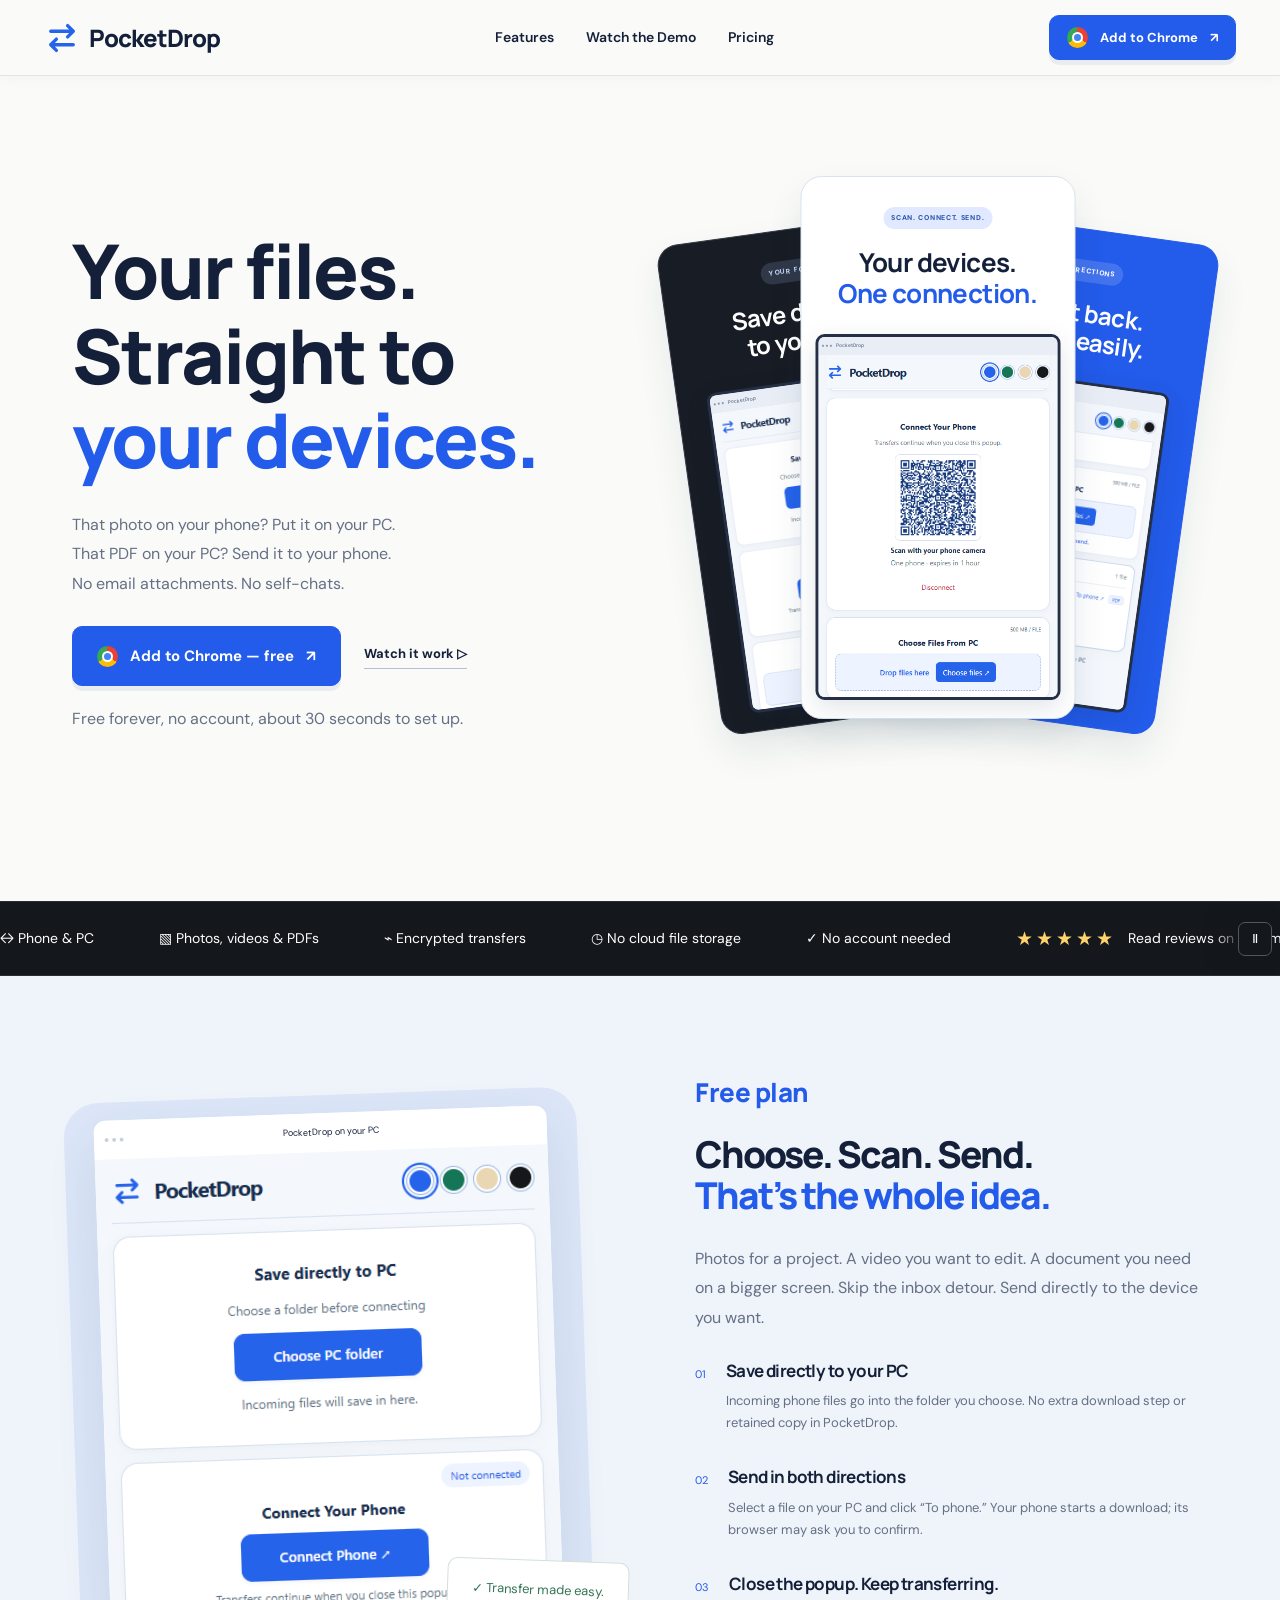
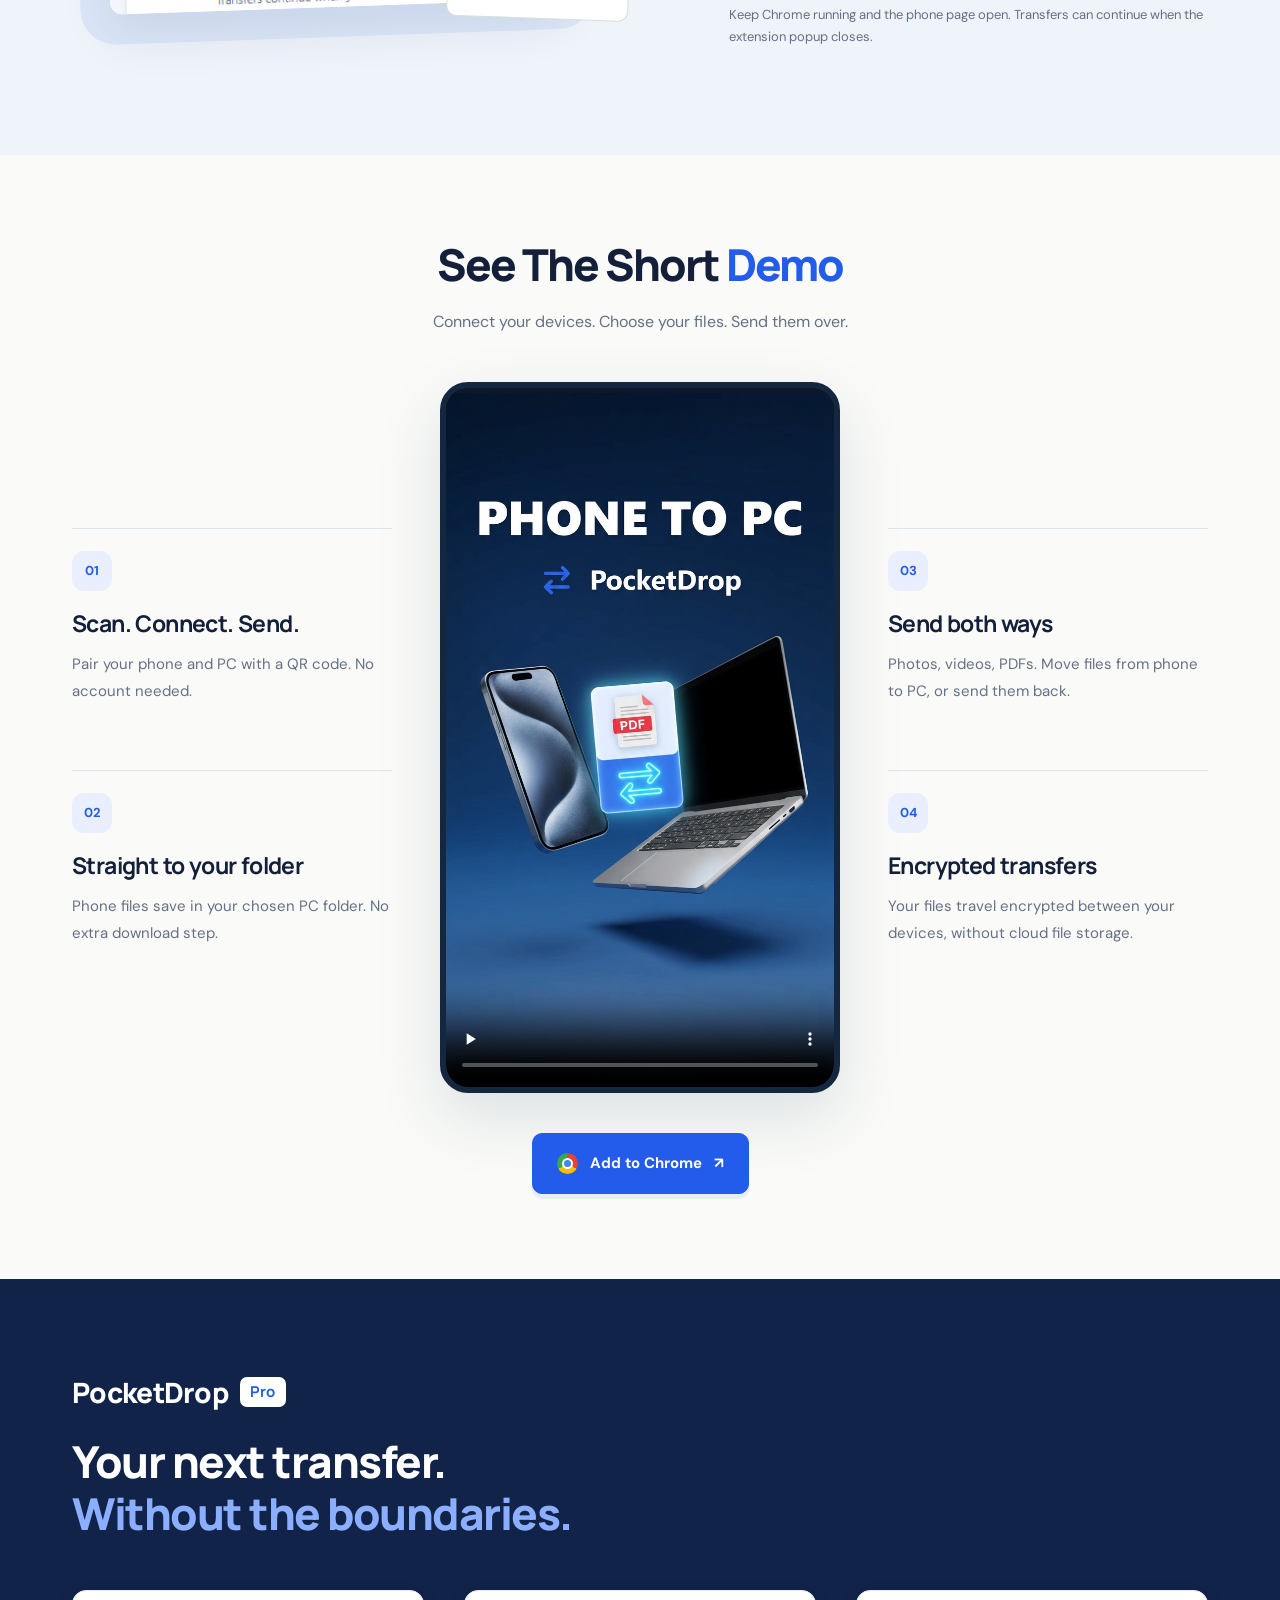
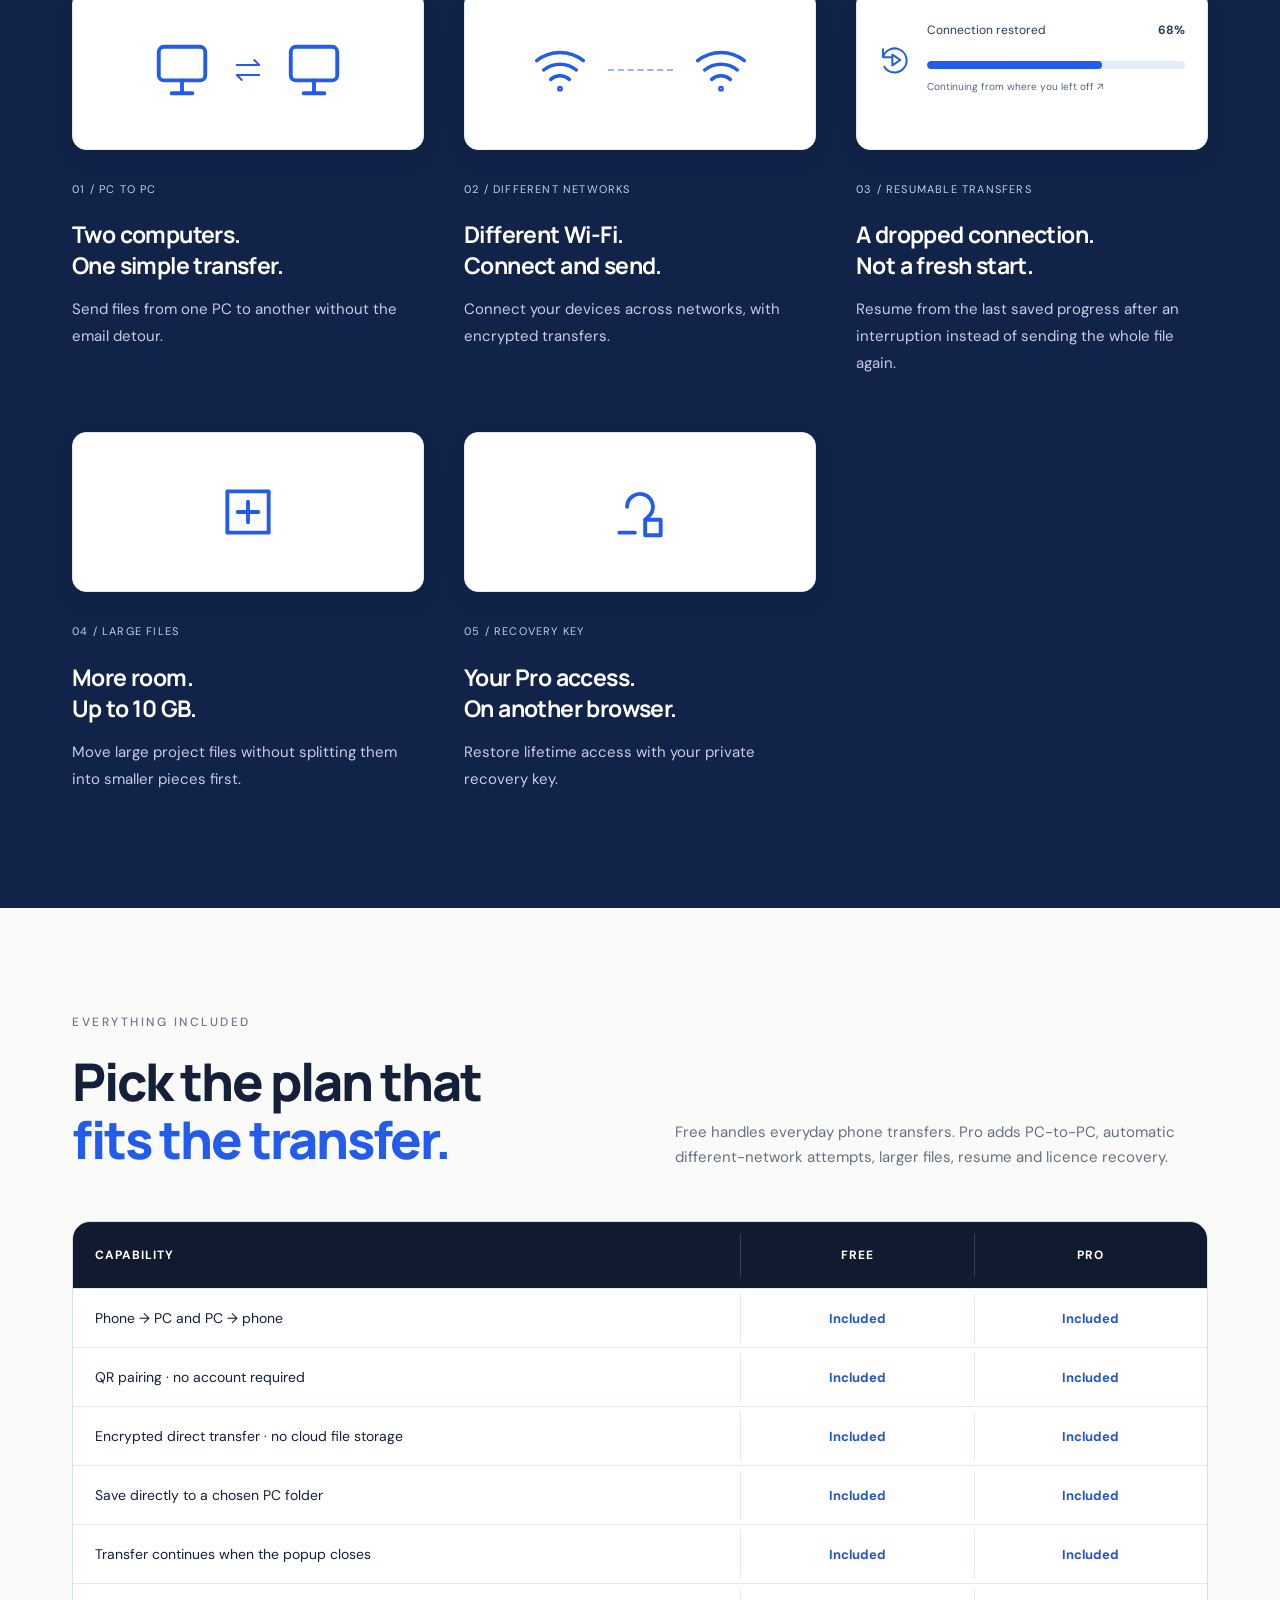
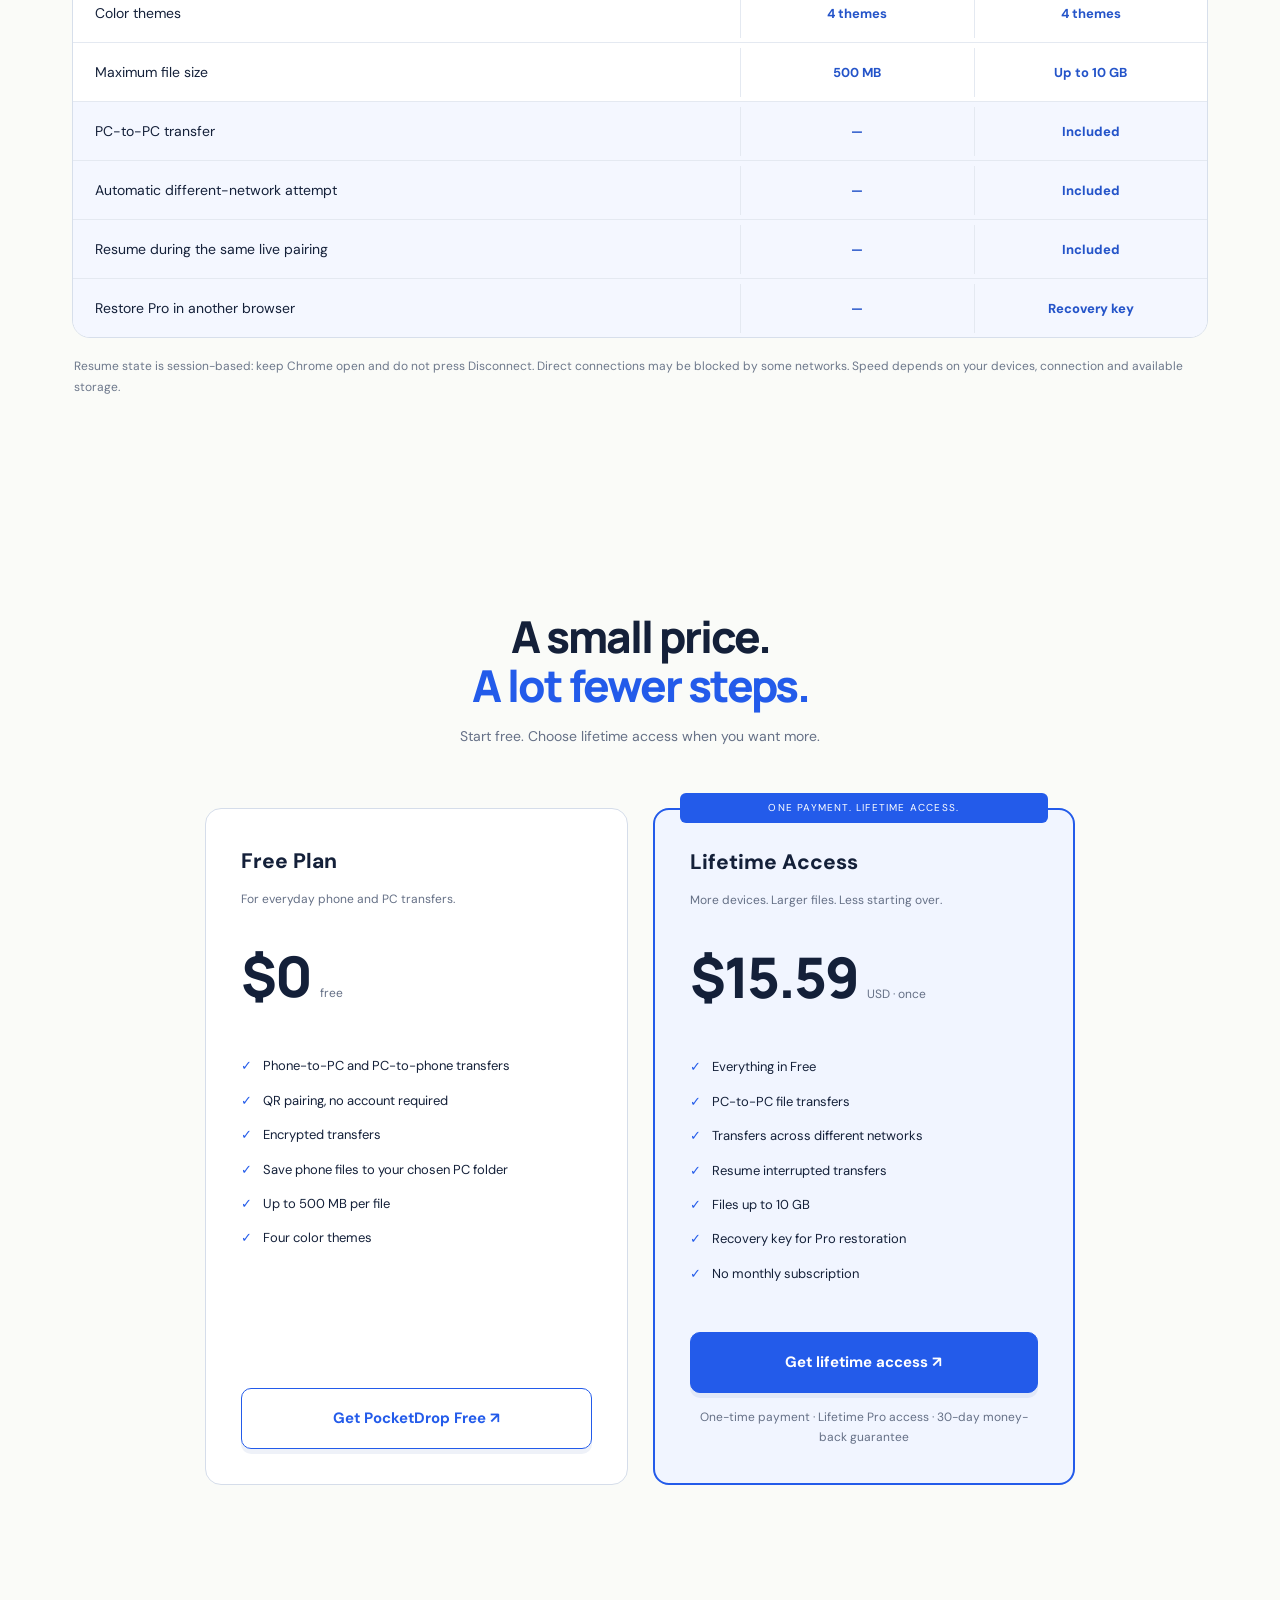
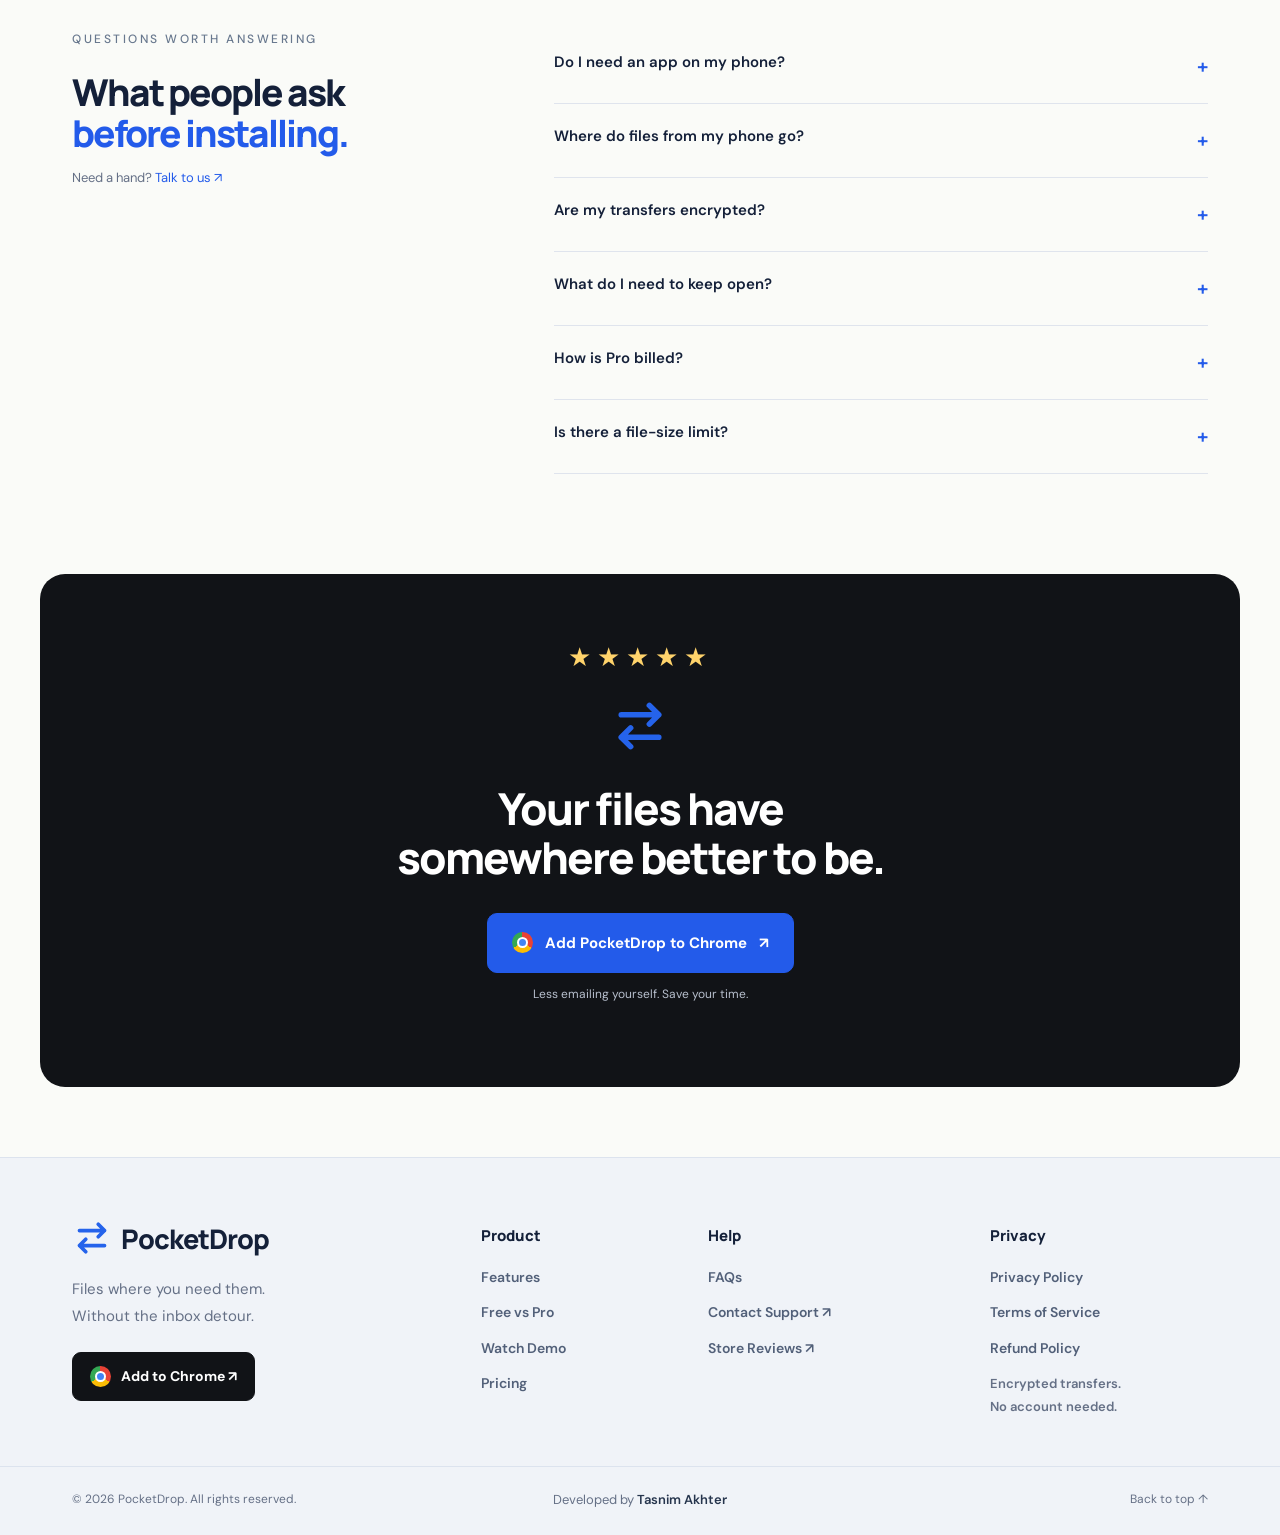
<file: index.html>
<!doctype html>
<html lang="en"><head><meta charset="utf-8"><meta name="viewport" content="width=device-width, initial-scale=1"><title>PocketDrop — Direct, encrypted file transfers</title><meta name="description" content="Send files directly between your phone and computers with PocketDrop. See every Free and Pro feature, pricing and secure Paddle checkout."><meta name="referrer" content="no-referrer"><meta name="theme-color" content="#235bea"><link rel="icon" href="assets/logo.svg" type="image/svg+xml"><link rel="stylesheet" href="style.css?v=20261106-simple"><link rel="stylesheet" href="license-checkout.css?v=20261107-pro-brand"></head>
<body><a class="skip" href="#main">Skip to content</a>
<header><a class="brand" href="#"><img src="assets/logo.svg" alt="">PocketDrop</a><nav aria-label="Main navigation"><a href="#features">Features</a><a href="#demo">Watch the Demo</a><a href="#pricing">Pricing</a></nav><a class="button small" href="https://chromewebstore.google.com/detail/ancoaipejlinofhccakcealheckdgfdm"><span class="chrome" aria-hidden="true"></span> Add to Chrome <span aria-hidden="true">↗</span></a></header>
<main id="main"><section class="hero wrap"><div class="hero-copy"><h1>Your files.<br>Straight to<br><em>your devices.</em></h1><p class="lead">That photo on your phone? Put it on your PC.<br>That PDF on your PC? Send it to your phone.<br>No email attachments. No self-chats.</p><div class="actions"><a class="button" href="https://chromewebstore.google.com/detail/ancoaipejlinofhccakcealheckdgfdm"><span class="chrome" aria-hidden="true"></span> Add to Chrome — free <span>↗</span></a><a class="text-link" href="#demo">Watch it work <span>▷</span></a></div><p class="setup-note">Free forever, no account, about 30 seconds to set up.</p></div>
<div class="product-gallery" aria-label="PocketDrop extension screenshots"><article class="product-shot shot-left"><span>YOUR FOLDER</span><h3>Save directly<br>to your PC.</h3><div class="browser-frame"><div class="browser-chrome">● ● ● <b>PocketDrop</b></div><img src="assets/folder.png" alt="PocketDrop with Pictures selected as the destination folder"></div></article><article class="product-shot shot-right"><span>BOTH DIRECTIONS</span><h3>Send it back.<br>Just as easily.</h3><div class="browser-frame"><div class="browser-chrome">● ● ● <b>PocketDrop</b></div><img src="assets/to-phone.png" alt="PocketDrop file list with the To phone action"></div></article><article class="product-shot shot-center"><span>SCAN. CONNECT. SEND.</span><h3>Your devices.<br><em>One connection.</em></h3><div class="browser-frame"><div class="browser-chrome">● ● ● <b>PocketDrop</b></div><img src="assets/qr.png" alt="Real PocketDrop popup displaying the phone pairing QR code"></div></article></div></section>
<div class="trust-strip scrolling-strip" aria-label="PocketDrop features and reviews"><div class="strip-track"><div class="strip-group"><span>↔ Phone & PC</span><span>▧ Photos, videos & PDFs</span><span>⌁ Encrypted transfers</span><span>◷ No cloud file storage</span><span>✓ No account needed</span><a href="https://chromewebstore.google.com/detail/ancoaipejlinofhccakcealheckdgfdm/reviews"><span class="review-stars" aria-hidden="true">★★★★★</span> Read reviews on Chrome Web Store ↗</a></div><div class="strip-group" aria-hidden="true"><span>↔ Phone & PC</span><span>▧ Photos, videos & PDFs</span><span>⌁ Encrypted transfers</span><span>◷ No cloud file storage</span><span>✓ No account needed</span><a tabindex="-1" href="https://chromewebstore.google.com/detail/ancoaipejlinofhccakcealheckdgfdm/reviews"><span class="review-stars" aria-hidden="true">★★★★★</span> Read reviews on Chrome Web Store ↗</a></div></div><button class="strip-toggle" type="button" aria-label="Pause scrolling features" aria-pressed="false">Ⅱ</button></div>

<section class="feature-section" id="features"><span id="how"></span><div class="wrap feature-layout"><div class="screens"><div class="screen-card"><div class="screen-bar"><span>● ● ●</span> PocketDrop on your PC</div><img src="assets/folder.png" alt="PocketDrop popup with Pictures selected as the PC destination folder" loading="lazy"></div><div class="floating-caption">✓ Transfer made easy.</div></div><div class="feature-copy"><p class="eyebrow">Free plan</p><h2>Choose. Scan. Send.<br><em>That’s the whole idea.</em></h2><p class="lead">Photos for a project. A video you want to edit. A document you need on a bigger screen. Skip the inbox detour. Send directly to the device you want.</p><div class="feature-line"><span>01</span><div><h3>Save directly to your PC</h3><p>Incoming phone files go into the folder you choose. No extra download step or retained copy in PocketDrop.</p></div></div><div class="feature-line"><span>02</span><div><h3>Send in both directions</h3><p>Select a file on your PC and click “To phone.” Your phone starts a download; its browser may ask you to confirm.</p></div></div><div class="feature-line"><span>03</span><div><h3>Close the popup. Keep transferring.</h3><p>Keep Chrome running and the phone page open. Transfers can continue when the extension popup closes.</p></div></div></div></div></section>
<section class="wrap demo demo-showcase" id="demo"><div class="demo-heading"><h2>See The Short <em>Demo</em></h2><p class="lead">Connect your devices. Choose your files. Send them over.</p></div><div class="demo-stage"><div class="demo-benefits"><article><span class="benefit-icon">01</span><h3>Scan. Connect. Send.</h3><p>Pair your phone and PC with a QR code. No account needed.</p></article><article><span class="benefit-icon">02</span><h3>Straight to your folder</h3><p>Phone files save in your chosen PC folder. No extra download step.</p></article></div><div class="demo-player"><video controls preload="none" poster="assets/video-cover.png" playsinline aria-label="PocketDrop product demonstration"><source src="assets/demo.mp4" type="video/mp4">Your browser does not support video playback.</video></div><div class="demo-benefits"><article><span class="benefit-icon">03</span><h3>Send both ways</h3><p>Photos, videos, PDFs. Move files from phone to PC, or send them back.</p></article><article><span class="benefit-icon">04</span><h3>Encrypted transfers</h3><p>Your files travel encrypted between your devices, without cloud file storage.</p></article></div></div><div class="demo-bottom"><a class="button" href="https://chromewebstore.google.com/detail/ancoaipejlinofhccakcealheckdgfdm"><span class="chrome" aria-hidden="true"></span> Add to Chrome <span aria-hidden="true">↗</span></a></div></section>
<section class="pro-section"><div class="wrap"><p class="pro-label">PocketDrop <span>Pro</span></p><h2>Your next transfer.<br><em>Without the boundaries.</em></h2><div class="pro-grid"><article><div class="pro-picture computers"><svg class="ui-icon " viewBox="0 0 24 24" fill="none" stroke="currentColor" stroke-width="1.5" stroke-linecap="round" stroke-linejoin="round" aria-hidden="true"><rect x="3" y="3" width="18" height="13" rx="2"/><path d="M8 21h8M12 16v5"/></svg><svg class="ui-icon " viewBox="0 0 24 24" fill="none" stroke="currentColor" stroke-width="1.5" stroke-linecap="round" stroke-linejoin="round" aria-hidden="true"><path d="M3 8h18l-4-4M21 16H3l4 4"/></svg><svg class="ui-icon " viewBox="0 0 24 24" fill="none" stroke="currentColor" stroke-width="1.5" stroke-linecap="round" stroke-linejoin="round" aria-hidden="true"><rect x="3" y="3" width="18" height="13" rx="2"/><path d="M8 21h8M12 16v5"/></svg></div><span class="pill">01 / PC TO PC</span><h3>Two computers.<br>One simple transfer.</h3><p>Send files from one PC to another without the email detour.</p></article><article><div class="pro-picture network"><svg class="ui-icon " viewBox="0 0 24 24" fill="none" stroke="currentColor" stroke-width="1.5" stroke-linecap="round" stroke-linejoin="round" aria-hidden="true"><path d="M2 8a16 16 0 0 1 20 0M5 12a11 11 0 0 1 14 0M8 16a6 6 0 0 1 8 0"/><circle cx="12" cy="20" r=".5"/></svg><i></i><svg class="ui-icon " viewBox="0 0 24 24" fill="none" stroke="currentColor" stroke-width="1.5" stroke-linecap="round" stroke-linejoin="round" aria-hidden="true"><path d="M2 8a16 16 0 0 1 20 0M5 12a11 11 0 0 1 14 0M8 16a6 6 0 0 1 8 0"/><circle cx="12" cy="20" r=".5"/></svg></div><span class="pill">02 / DIFFERENT NETWORKS</span><h3>Different Wi-Fi.<br>Connect and send.</h3><p>Connect your devices across networks, with encrypted transfers.</p></article><article><div class="pro-picture resume"><svg class="ui-icon " viewBox="0 0 24 24" fill="none" stroke="currentColor" stroke-width="1.5" stroke-linecap="round" stroke-linejoin="round" aria-hidden="true"><path d="M3 10a9 9 0 1 1 1 7M3 4v6h6"/><path d="m10 8 6 4-6 4z"/></svg><div><span>Connection restored</span><b>68%</b></div><progress value="68" max="100">68%</progress><small>Continuing from where you left off ↗</small></div><span class="pill">03 / RESUMABLE TRANSFERS</span><h3>A dropped connection.<br>Not a fresh start.</h3><p>Resume from the last saved progress after an interruption instead of sending the whole file again.</p></article><article><div class="pro-picture computers"><svg class="ui-icon " viewBox="0 0 24 24" fill="none" stroke="currentColor" stroke-width="1.5" stroke-linecap="round" stroke-linejoin="round" aria-hidden="true"><path d="M4 4h16v16H4z"/><path d="M8 12h8M12 8v8"/></svg></div><span class="pill">04 / LARGE FILES</span><h3>More room.<br>Up to 10 GB.</h3><p>Move large project files without splitting them into smaller pieces first.</p></article><article><div class="pro-picture computers"><svg class="ui-icon " viewBox="0 0 24 24" fill="none" stroke="currentColor" stroke-width="1.5" stroke-linecap="round" stroke-linejoin="round" aria-hidden="true"><path d="M7 10a5 5 0 1 1 9 3l-2 2"/><path d="M14 15h6v6h-6zM4 20h6"/></svg></div><span class="pill">05 / RECOVERY KEY</span><h3>Your Pro access.<br>On another browser.</h3><p>Restore lifetime access with your private recovery key.</p></article></div></div></section>
<section class="wrap capabilities" id="capabilities"><div class="capabilities-heading"><div><p class="eyebrow">Everything included</p><h2>Pick the plan that<br><em>fits the transfer.</em></h2></div><p>Free handles everyday phone transfers. Pro adds PC-to-PC, automatic different-network attempts, larger files, resume and licence recovery.</p></div><div class="capability-table" role="table" aria-label="PocketDrop Free and Pro feature comparison"><div class="capability-row capability-head" role="row"><span role="columnheader">Capability</span><strong role="columnheader">Free</strong><strong role="columnheader">Pro</strong></div><div class="capability-row" role="row"><span role="cell">Phone → PC and PC → phone</span><b role="cell">Included</b><b role="cell">Included</b></div><div class="capability-row" role="row"><span role="cell">QR pairing · no account required</span><b role="cell">Included</b><b role="cell">Included</b></div><div class="capability-row" role="row"><span role="cell">Encrypted direct transfer · no cloud file storage</span><b role="cell">Included</b><b role="cell">Included</b></div><div class="capability-row" role="row"><span role="cell">Save directly to a chosen PC folder</span><b role="cell">Included</b><b role="cell">Included</b></div><div class="capability-row" role="row"><span role="cell">Transfer continues when the popup closes</span><b role="cell">Included</b><b role="cell">Included</b></div><div class="capability-row" role="row"><span role="cell">Color themes</span><b role="cell">4 themes</b><b role="cell">4 themes</b></div><div class="capability-row" role="row"><span role="cell">Maximum file size</span><b role="cell">500 MB</b><b role="cell">Up to 10 GB</b></div><div class="capability-row pro-only" role="row"><span role="cell">PC-to-PC transfer</span><b role="cell">—</b><b role="cell">Included</b></div><div class="capability-row pro-only" role="row"><span role="cell">Automatic different-network attempt</span><b role="cell">—</b><b role="cell">Included</b></div><div class="capability-row pro-only" role="row"><span role="cell">Resume during the same live pairing</span><b role="cell">—</b><b role="cell">Included</b></div><div class="capability-row pro-only" role="row"><span role="cell">Restore Pro in another browser</span><b role="cell">—</b><b role="cell">Recovery key</b></div></div><p class="capability-footnote">Resume state is session-based: keep Chrome open and do not press Disconnect. Direct connections may be blocked by some networks. Speed depends on your devices, connection and available storage.</p></section>
<section class="wrap pricing" id="pricing"><div class="center"><h2>A small price.<br><em>A lot fewer steps.</em></h2><p>Start free. Choose lifetime access when you want more.</p></div><div class="price-grid"><article class="price-card"><span class="plan">Free Plan</span><p>For everyday phone and PC transfers.</p><div class="price">$0 <span>free</span></div><ul><li>Phone-to-PC and PC-to-phone transfers</li><li>QR pairing, no account required</li><li>Encrypted transfers</li><li>Save phone files to your chosen PC folder</li><li>Up to 500 MB per file</li><li>Four color themes</li></ul><a class="button outline" href="https://chromewebstore.google.com/detail/ancoaipejlinofhccakcealheckdgfdm">Get PocketDrop Free ↗</a></article><article class="price-card featured"><div class="lifetime">ONE PAYMENT. LIFETIME ACCESS.</div><span class="plan">Lifetime Access</span><p>More devices. Larger files. Less starting over.</p><div class="price">$15.59 <span>USD · once</span></div><ul><li>Everything in Free</li><li>PC-to-PC file transfers</li><li>Transfers across different networks</li><li>Resume interrupted transfers</li><li>Files up to 10 GB</li><li>Recovery key for Pro restoration</li><li>No monthly subscription</li></ul><button class="button" id="pro-button" type="button">Get lifetime access ↗</button><p class="micro">One-time payment · Lifetime Pro access · 30-day money-back guarantee</p></article></div></section>
<section class="wrap faq" id="faq"><div><p class="eyebrow">Questions Worth Answering</p><h2>What people ask<br><em>before installing.</em></h2><p>Need a hand? <a href="mailto:tasnim454247734@gmail.com">Talk to us ↗</a></p></div><div><details><summary>Do I need an app on my phone?</summary><p>No separate mobile app is needed. Scan the pairing QR code and use the phone webpage in your browser.</p></details><details><summary>Where do files from my phone go?</summary><p>They save directly in the PC folder you select and grant access to. Open that folder in File Explorer to find them.</p></details><details><summary>Are my transfers encrypted?</summary><p>Transfers use encryption. The free transfer flow uses a connection service for pairing; it does not upload your files to cloud storage. See the privacy policy for connection and local-storage details.</p></details><details><summary>What do I need to keep open?</summary><p>Keep Chrome running on your computer and the transfer webpage open on your phone. You can close the extension popup. Pairing needs internet, and some restricted networks can prevent a connection.</p></details><details><summary>How is Pro billed?</summary><p>The displayed Pro plan is a single $15.59 USD payment for lifetime Pro access, with no monthly subscription.</p></details><details><summary>Is there a file-size limit?</summary><p>The current free extension supports files up to 500 MB. Transfer time depends on your devices, file size, and network connection.</p></details></div></section>
<section class="final-cta wrap"><div class="cta-stars" aria-hidden="true">★★★★★</div><img src="assets/logo.svg" alt="" width="60" height="60"><h2>Your files have<br>somewhere better to be.</h2><a class="button" href="https://chromewebstore.google.com/detail/ancoaipejlinofhccakcealheckdgfdm"><span class="chrome" aria-hidden="true"></span> Add PocketDrop to Chrome <span aria-hidden="true">↗</span></a><p>Less emailing yourself. Save your time.</p></section></main>
<footer class="site-footer"><div class="wrap footer-main"><div class="footer-brand"><a class="brand" href="#"><img src="assets/logo.svg" alt="">PocketDrop</a><p>Files where you need them.<br>Without the inbox detour.</p><a class="footer-install" href="https://chromewebstore.google.com/detail/ancoaipejlinofhccakcealheckdgfdm"><span class="chrome" aria-hidden="true"></span> Add to Chrome ↗</a></div><nav class="footer-column" aria-label="Product links"><h3>Product</h3><a href="#features">Features</a><a href="#capabilities">Free vs Pro</a><a href="#demo">Watch Demo</a><a href="#pricing">Pricing</a></nav><nav class="footer-column" aria-label="Help links"><h3>Help</h3><a href="#faq">FAQs</a><a href="mailto:tasnim454247734@gmail.com">Contact Support ↗</a><a href="https://chromewebstore.google.com/detail/ancoaipejlinofhccakcealheckdgfdm/reviews">Store Reviews ↗</a></nav><nav class="footer-column" aria-label="Privacy links"><h3>Privacy</h3><a href="privacy.html">Privacy Policy</a><a href="terms.html">Terms of Service</a><a href="refund.html">Refund Policy</a><p>Encrypted transfers.<br>No account needed.</p></nav></div><div class="wrap footer-bottom"><span>© 2026 PocketDrop. All rights reserved.</span><span class="developer-credit">Developed by <strong>Tasnim Akhter</strong></span><a href="#">Back to top ↑</a></div></footer>
<dialog id="pro-dialog" aria-labelledby="checkout-title" aria-describedby="checkout-description"><button class="close" aria-label="Close checkout" type="button">×</button><img src="assets/logo.svg" width="48" height="48" alt=""><p class="checkout-step">STEP 1 OF 2 · YOUR EMAIL</p><h2 id="checkout-title">Get PocketDrop Pro</h2><p class="dialog-price">$15.59 <small>One payment. Lifetime access.</small></p><p id="checkout-description">Where should we send your receipt?</p><form id="checkout-form" method="dialog"><label for="receipt-email">Email address</label><input id="receipt-email" type="email" autocomplete="email" inputmode="email" maxlength="254" placeholder="you@example.com" required aria-describedby="email-help"><p id="email-help">Gmail or any email you use. Your receipt will go here after payment.</p><button class="button" id="checkout-continue" type="submit">Continue to card payment ↗</button><p id="checkout-message" role="status" aria-live="polite" hidden></p></form><p class="checkout-privacy">Credit or debit card only. Card details are handled by the secure payment provider, never by PocketDrop.</p><p class="checkout-preview">Local preview · Payments are not enabled.</p></dialog><script src="checkout-config.js?v=live-20261106"></script><script src="license-checkout.js?v=20261107-pro-brand"></script><script src="site.js?v=live-20261106"></script></body></html>
</file>
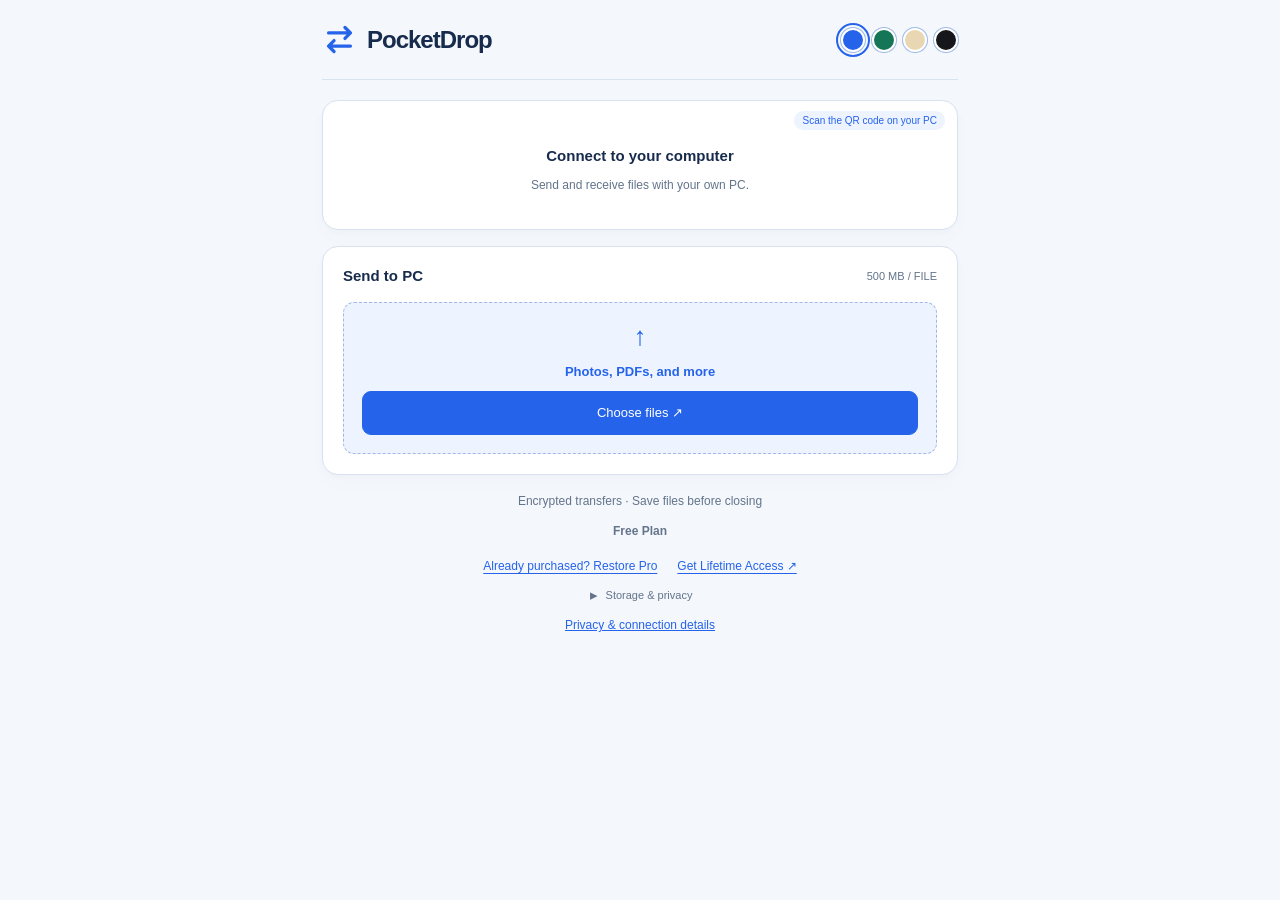
<file: phone/index.html>
<!doctype html><html lang="en"><head><meta charset="utf-8"><meta name="viewport" content="width=device-width,initial-scale=1"><meta name="referrer" content="no-referrer"><title>PocketDrop · File Transfer</title><link rel="stylesheet" href="app.css?v=0.10.19"><script src="theme.js?v=0.10.19"></script><script type="module" src="app.js?v=0.10.19"></script></head><body>
<div class="shell"><header><a class="brand" href="index.html"><img class="brand-icon" src="icons/logo.svg" width="35" height="35" alt="">PocketDrop</a><span class="local-label">Private file transfer</span><div class="theme-picker" role="group" aria-label="Color theme"><button type="button" data-theme-choice="blue" aria-label="Blue theme" title="Blue"></button><button type="button" data-theme-choice="green" aria-label="Green theme" title="Green"></button><button type="button" data-theme-choice="reading" aria-label="Reading theme" title="Reading"></button><button type="button" data-theme-choice="black" aria-label="Black theme" title="Black"></button></div></header>
<div class="layout">
<main><div class="eyebrow">A LITTLE CLOSER. A LOT LESS EMAILING YOURSELF.</div><h1 id="title">My files</h1><p class="intro" id="intro">Phone to PC. Everything in one place.</p>
<div id="notice" role="status" aria-live="polite" hidden></div>
<input id="pro-mode" type="checkbox" hidden>
<section class="card" id="pc-directory"><h2>Save directly to PC</h2><p id="directory-name" class="small">Choose a folder before connecting</p><button id="choose-directory" class="primary">Choose PC folder</button><p class="small">Incoming files will save in here.</p></section>
<section class="card pairing"><div class="section-heading"><span class="step">01</span><h2 id="pair-heading">Connect Your Phone</h2><span id="connection-status" class="pill">Not connected</span></div>
<div id="device-modes" role="group" aria-label="Connect a device" hidden><button type="button" id="mode-phone" aria-pressed="true">Phone</button><button type="button" id="mode-pc" aria-pressed="false" hidden>PC to PC</button></div>
<div id="pc-share" hidden><p class="small">Choose a receiving folder on both PCs. Create a private link here, or paste one from the other PC.</p><div id="pc-share-start"><button id="create-pc-link" class="primary">Create PC link ↗</button><label for="pc-link-input">Or paste the other PC’s link</label><textarea id="pc-link-input" rows="2" maxlength="3000" autocomplete="off" spellcheck="false" placeholder="Paste private pairing link"></textarea><button id="join-pc" class="secondary">Connect to PC ↗</button></div><div id="pc-share-link" hidden><label for="pc-link-output" id="pc-expiry">Private link · expires in 1 hour</label><textarea id="pc-link-output" rows="2" readonly spellcheck="false"></textarea><button id="copy-pc-link" class="secondary">Copy PC link</button><p class="small">Only share with the PC you trust. Anyone with this code can connect while it is active. Keep Chrome open. Disconnect ends the session.</p></div></div>
<div id="pc-pair"><div class="pair-description"><p>Send and receive with a QR code.</p><button id="connect" class="primary">Connect Phone ↗</button><p class="small">Transfers continue when you close this window.</p></div><div id="qr-area" hidden><img id="qr" alt="Scan this code with your phone to pair securely"><div><strong>Scan with your phone camera</strong><p class="small"><span id="pair-expiry">One phone · expires in 1 hour</span></p><input type="hidden" id="pair-link"></div></div></div>
<div id="phone-pair" hidden><p>Send and receive files with your own PC.</p><button id="join" class="primary">Connect to my PC ↗</button></div>
<div id="paired" hidden><span id="safety-code" hidden></span></div><div class="pair-actions"><button id="disconnect" class="text-button" hidden>Disconnect</button></div>
</section>
<section class="card"><div class="section-heading"><span class="step">02</span><h2 id="send-heading">Choose Files From PC</h2><span class="limit" id="file-limit">500 MB / FILE</span></div>
<label for="destination" id="destination-label">Save to folder</label><select id="destination"><option value="inbox">All files</option></select>
<label class="drop" id="drop" for="file-input"><span class="upload">↑</span><strong id="drop-title">Drop files here</strong><span id="drop-subtitle">Or choose photos, PDFs, and other files</span><span class="choose">Choose files ↗</span></label><input type="file" id="file-input" multiple class="sr-only">
<div id="progress-area" hidden><p id="progress-label"></p><progress id="progress" max="100" value="0" aria-label="File transfer progress"></progress><button id="cancel" class="text-button">Cancel transfer</button></div><p id="transfer-result" role="status" hidden></p>
</section>
<span id="storage-size" hidden></span><button id="phone-recovery" class="text-button" aria-controls="library-panel" aria-expanded="false" hidden>Download didn’t start? Save again</button><section id="library-panel" class="card library" hidden><div class="section-heading"><span class="step">↓</span><h2 id="folder-title">All files</h2><span id="file-count" class="count">0 files</span></div><div id="empty"><span>⇄</span><h3>No files yet</h3><p>Files added from this PC appear here. Phone uploads go to your chosen PC folder.</p></div><ul id="file-list"></ul></section>
<footer><strong id="privacy-summary">Encrypted transfers · Save directly to your PC</strong><div class="footer-actions"><button class="restore-pro-link" type="button" aria-expanded="false" hidden>Already purchased? Restore Pro</button><a class="lifetime-access" href="https://tasnimrimi.github.io/PocketDrop-Website/" target="_blank" rel="noopener noreferrer">Get Lifetime Access ↗</a></div><form id="inline-restore" hidden><label for="inline-restore-key">Recovery key</label><div><input id="inline-restore-key" required autocomplete="off" spellcheck="false" placeholder="pd_…"><button class="primary" type="submit">Restore access</button></div><p id="inline-restore-status" role="status" aria-live="polite" hidden></p></form><details class="storage-details"><summary>Storage &amp; privacy</summary><p id="storage-warning">Phone uploads save directly in the PC folder you choose, without a PocketDrop file copy. Open that folder in File Explorer to use or delete them. Files manually added from this PC and older PocketDrop files still use the encrypted library below; Save and Trash apply only to those library copies. Keep Chrome open during transfers.</p><p>Pairing contacts PeerJS and Google STUN. Transfers use direct WebRTC plus application encryption. Some restricted networks cannot connect; there is no paid relay fallback. User-started transfers continue when the PC popup closes. Click Disconnect to stop. No AI, tracking, or file uploads to a server.</p></details><a href="privacy.html" target="_blank" rel="noopener">Privacy & connection details</a></footer>
</main></div></div></body></html>
</file>
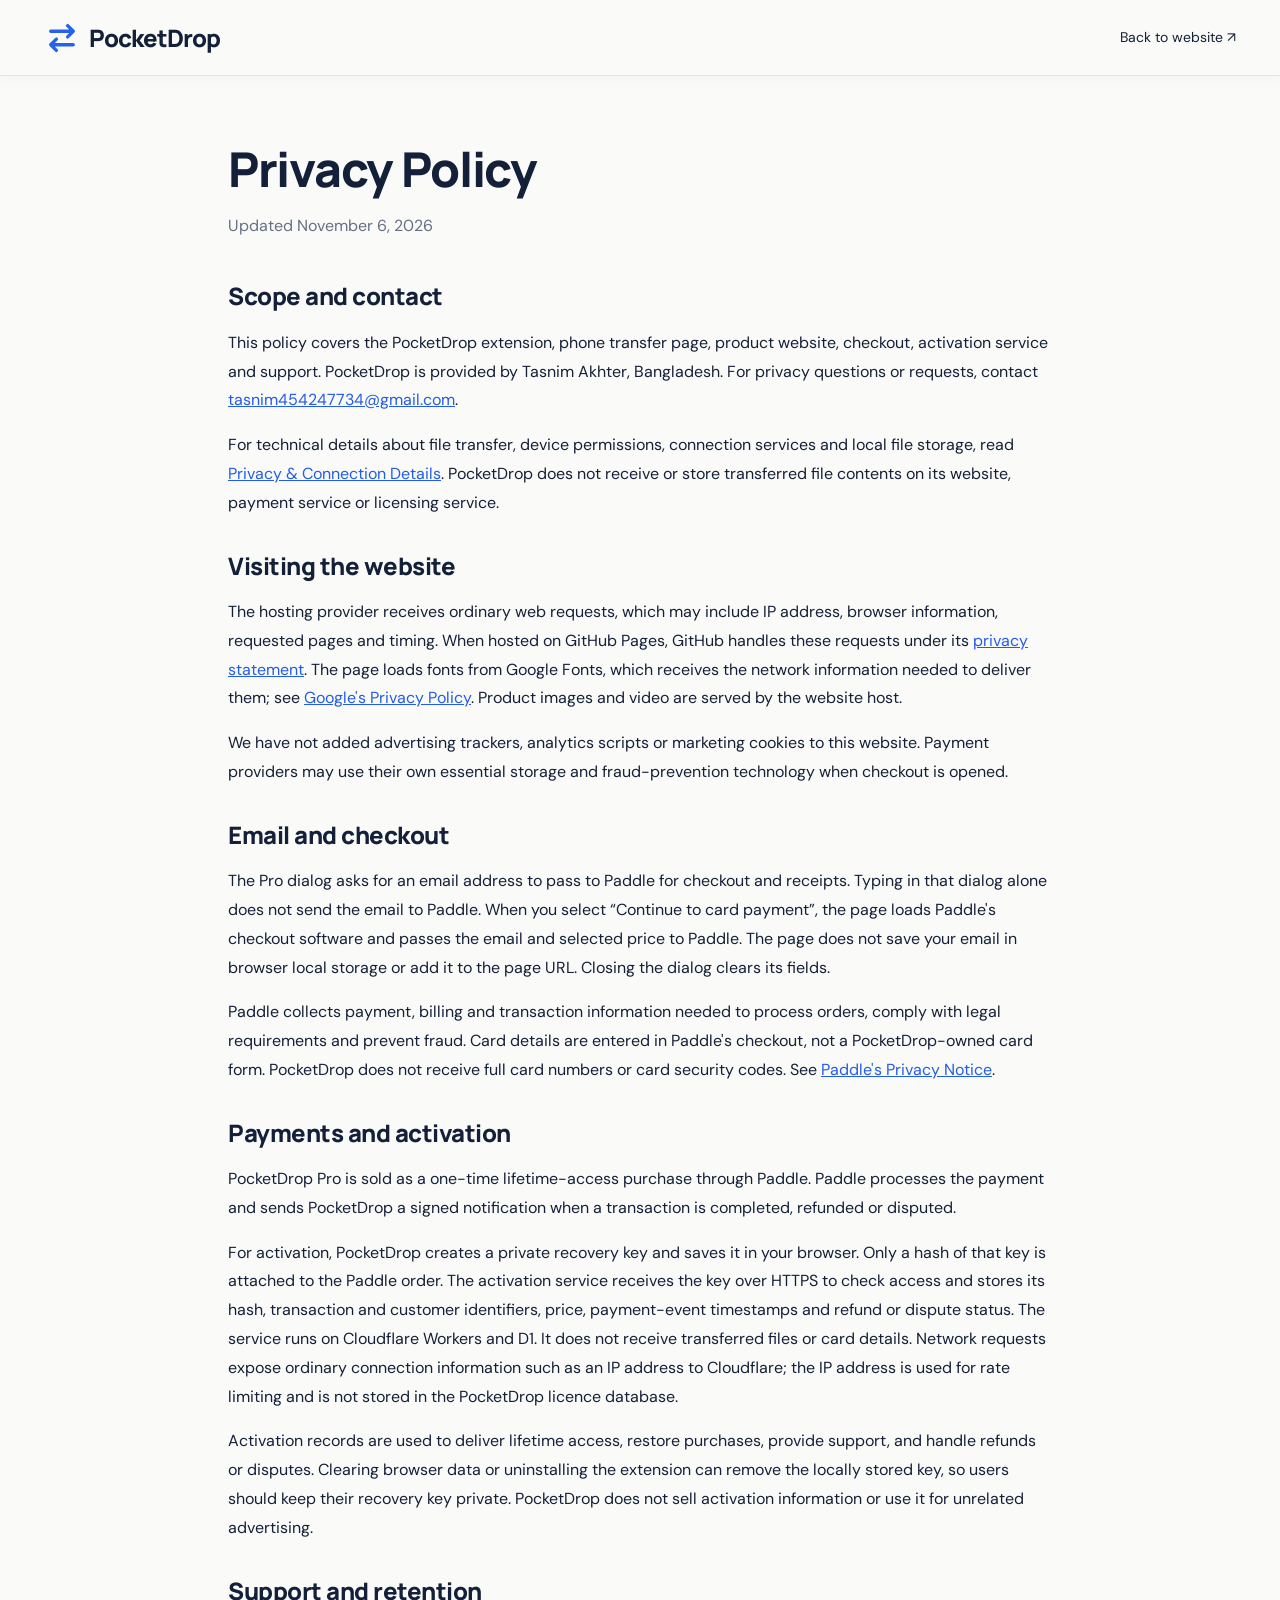
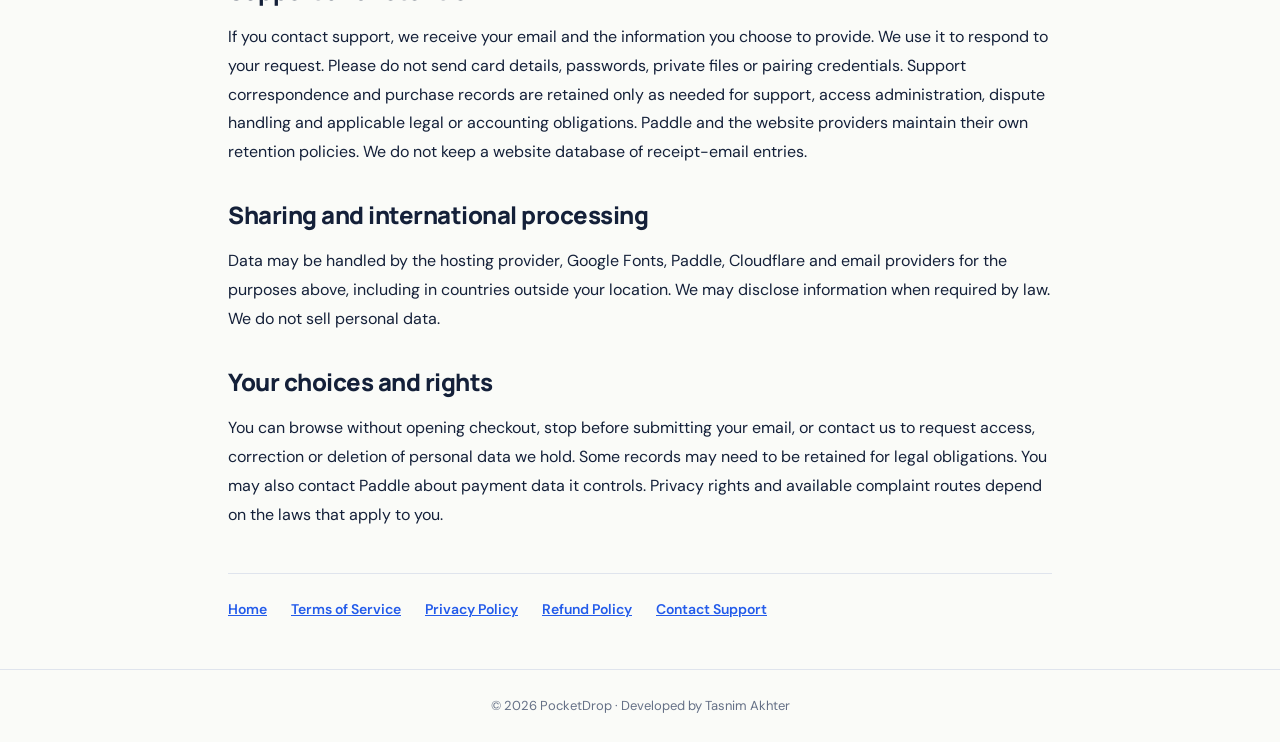
<file: privacy.html>
<!doctype html><html lang="en"><head><meta charset="utf-8"><meta name="viewport" content="width=device-width,initial-scale=1"><meta name="referrer" content="strict-origin-when-cross-origin"><title>Privacy Policy | PocketDrop</title><link rel="icon" href="assets/logo.svg" type="image/svg+xml"><link rel="stylesheet" href="style.css"><link rel="stylesheet" href="legal.css"></head><body><a class="skip" href="#main">Skip to content</a><header><a class="brand" href="index.html"><img src="assets/logo.svg" alt="">PocketDrop</a><a href="index.html">Back to website ↗</a></header><main id="main" class="policy-page"><h1>Privacy Policy</h1><p class="policy-updated">Updated November 6, 2026</p>
<h2>Scope and contact</h2><p>This policy covers the PocketDrop extension, phone transfer page, product website, checkout, activation service and support. PocketDrop is provided by Tasnim Akhter, Bangladesh. For privacy questions or requests, contact <a href="mailto:tasnim454247734@gmail.com">tasnim454247734@gmail.com</a>.</p><p>For technical details about file transfer, device permissions, connection services and local file storage, read <a href="phone/privacy.html">Privacy &amp; Connection Details</a>. PocketDrop does not receive or store transferred file contents on its website, payment service or licensing service.</p>
<h2>Visiting the website</h2><p>The hosting provider receives ordinary web requests, which may include IP address, browser information, requested pages and timing. When hosted on GitHub Pages, GitHub handles these requests under its <a href="https://docs.github.com/en/site-policy/privacy-policies/github-general-privacy-statement">privacy statement</a>. The page loads fonts from Google Fonts, which receives the network information needed to deliver them; see <a href="https://policies.google.com/privacy">Google's Privacy Policy</a>. Product images and video are served by the website host.</p><p>We have not added advertising trackers, analytics scripts or marketing cookies to this website. Payment providers may use their own essential storage and fraud-prevention technology when checkout is opened.</p>
<h2>Email and checkout</h2><p>The Pro dialog asks for an email address to pass to Paddle for checkout and receipts. Typing in that dialog alone does not send the email to Paddle. When you select “Continue to card payment”, the page loads Paddle's checkout software and passes the email and selected price to Paddle. The page does not save your email in browser local storage or add it to the page URL. Closing the dialog clears its fields.</p><p>Paddle collects payment, billing and transaction information needed to process orders, comply with legal requirements and prevent fraud. Card details are entered in Paddle's checkout, not a PocketDrop-owned card form. PocketDrop does not receive full card numbers or card security codes. See <a href="https://www.paddle.com/legal/privacy">Paddle's Privacy Notice</a>.</p>
<h2>Payments and activation</h2><p>PocketDrop Pro is sold as a one-time lifetime-access purchase through Paddle. Paddle processes the payment and sends PocketDrop a signed notification when a transaction is completed, refunded or disputed.</p><p>For activation, PocketDrop creates a private recovery key and saves it in your browser. Only a hash of that key is attached to the Paddle order. The activation service receives the key over HTTPS to check access and stores its hash, transaction and customer identifiers, price, payment-event timestamps and refund or dispute status. The service runs on Cloudflare Workers and D1. It does not receive transferred files or card details. Network requests expose ordinary connection information such as an IP address to Cloudflare; the IP address is used for rate limiting and is not stored in the PocketDrop licence database.</p><p>Activation records are used to deliver lifetime access, restore purchases, provide support, and handle refunds or disputes. Clearing browser data or uninstalling the extension can remove the locally stored key, so users should keep their recovery key private. PocketDrop does not sell activation information or use it for unrelated advertising.</p>
<h2>Support and retention</h2><p>If you contact support, we receive your email and the information you choose to provide. We use it to respond to your request. Please do not send card details, passwords, private files or pairing credentials. Support correspondence and purchase records are retained only as needed for support, access administration, dispute handling and applicable legal or accounting obligations. Paddle and the website providers maintain their own retention policies. We do not keep a website database of receipt-email entries.</p>
<h2>Sharing and international processing</h2><p>Data may be handled by the hosting provider, Google Fonts, Paddle, Cloudflare and email providers for the purposes above, including in countries outside your location. We may disclose information when required by law. We do not sell personal data.</p>
<h2>Your choices and rights</h2><p>You can browse without opening checkout, stop before submitting your email, or contact us to request access, correction or deletion of personal data we hold. Some records may need to be retained for legal obligations. You may also contact Paddle about payment data it controls. Privacy rights and available complaint routes depend on the laws that apply to you.</p><nav class="policy-nav" aria-label="Policy links"><a href="index.html">Home</a><a href="terms.html">Terms of Service</a><a href="privacy.html">Privacy Policy</a><a href="refund.html">Refund Policy</a><a href="mailto:tasnim454247734@gmail.com">Contact Support</a></nav></main><footer class="policy-footer">© 2026 PocketDrop · Developed by Tasnim Akhter</footer></body></html>
</file>
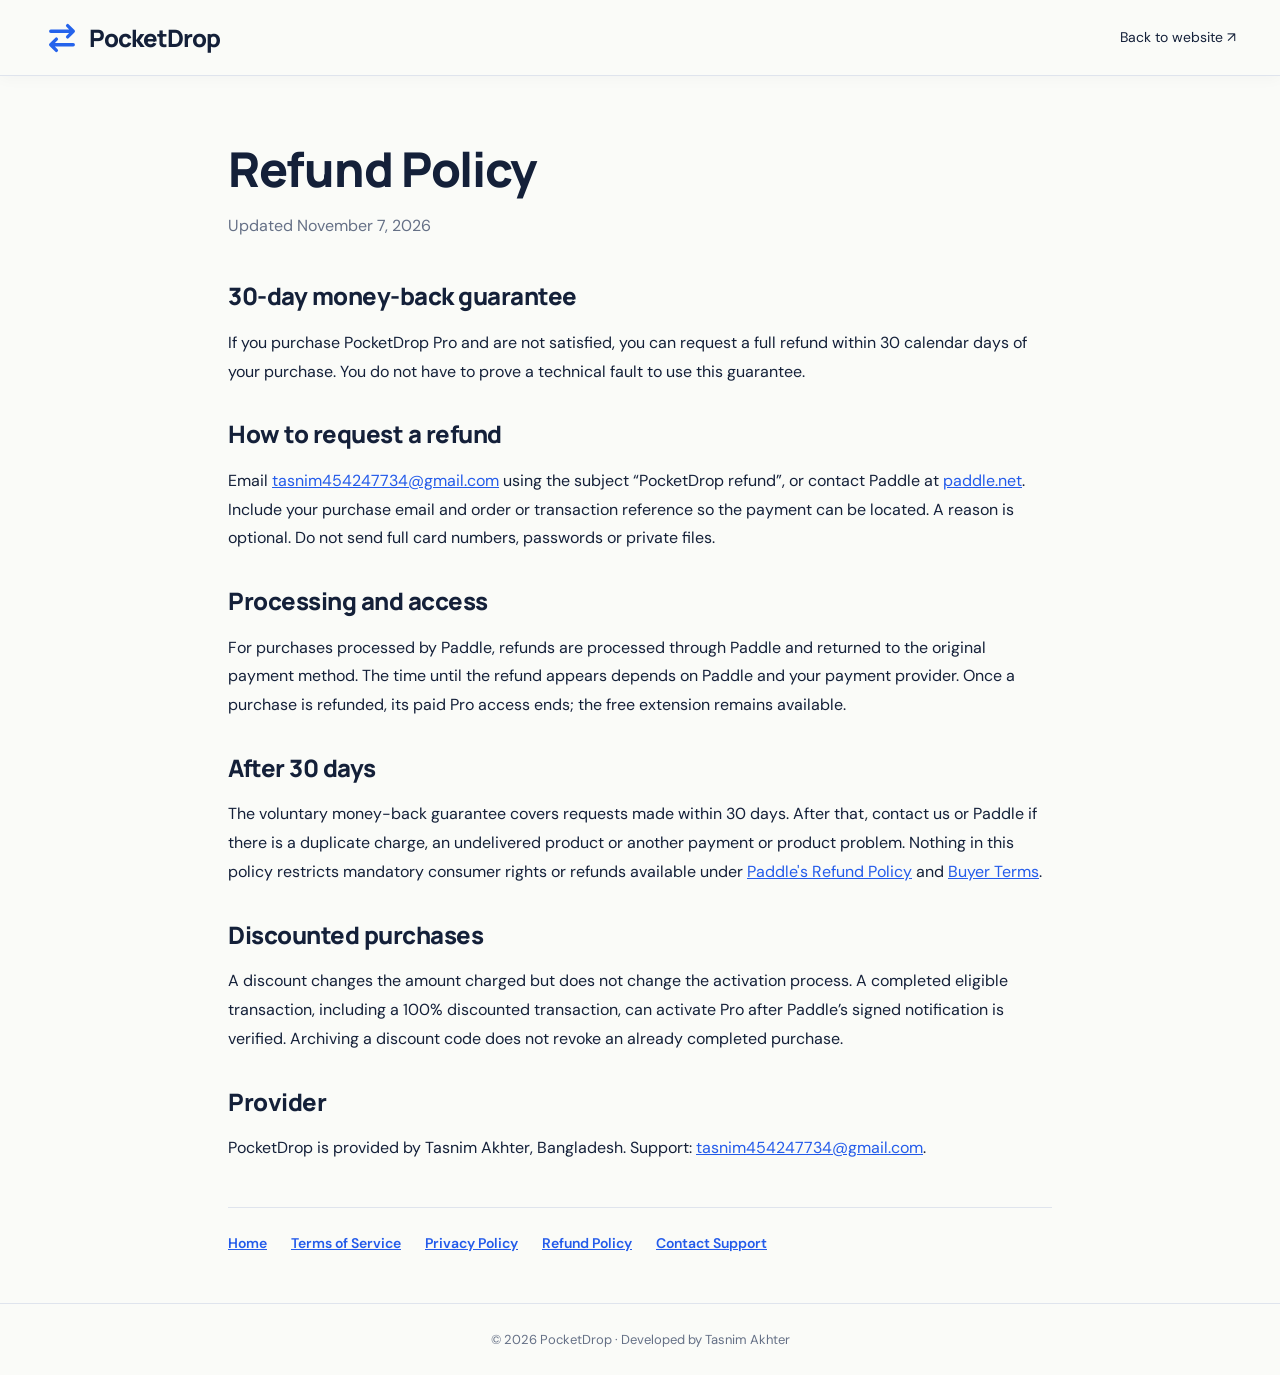
<file: refund.html>
<!doctype html><html lang="en"><head><meta charset="utf-8"><meta name="viewport" content="width=device-width,initial-scale=1"><meta name="referrer" content="strict-origin-when-cross-origin"><title>Refund Policy | PocketDrop</title><link rel="icon" href="assets/logo.svg" type="image/svg+xml"><link rel="stylesheet" href="style.css"><link rel="stylesheet" href="legal.css"></head><body><a class="skip" href="#main">Skip to content</a><header><a class="brand" href="index.html"><img src="assets/logo.svg" alt="">PocketDrop</a><a href="index.html">Back to website ↗</a></header><main id="main" class="policy-page"><h1>Refund Policy</h1><p class="policy-updated">Updated November 7, 2026</p>
<h2>30-day money-back guarantee</h2><p>If you purchase PocketDrop Pro and are not satisfied, you can request a full refund within 30 calendar days of your purchase. You do not have to prove a technical fault to use this guarantee.</p>
<h2>How to request a refund</h2><p>Email <a href="mailto:tasnim454247734@gmail.com">tasnim454247734@gmail.com</a> using the subject “PocketDrop refund”, or contact Paddle at <a href="https://paddle.net">paddle.net</a>. Include your purchase email and order or transaction reference so the payment can be located. A reason is optional. Do not send full card numbers, passwords or private files.</p>
<h2>Processing and access</h2><p>For purchases processed by Paddle, refunds are processed through Paddle and returned to the original payment method. The time until the refund appears depends on Paddle and your payment provider. Once a purchase is refunded, its paid Pro access ends; the free extension remains available.</p>
<h2>After 30 days</h2><p>The voluntary money-back guarantee covers requests made within 30 days. After that, contact us or Paddle if there is a duplicate charge, an undelivered product or another payment or product problem. Nothing in this policy restricts mandatory consumer rights or refunds available under <a href="https://www.paddle.com/legal/refund-policy">Paddle's Refund Policy</a> and <a href="https://www.paddle.com/legal/buyer-terms">Buyer Terms</a>.</p>
<h2>Discounted purchases</h2><p>A discount changes the amount charged but does not change the activation process. A completed eligible transaction, including a 100% discounted transaction, can activate Pro after Paddle’s signed notification is verified. Archiving a discount code does not revoke an already completed purchase.</p>
<h2>Provider</h2><p>PocketDrop is provided by Tasnim Akhter, Bangladesh. Support: <a href="mailto:tasnim454247734@gmail.com">tasnim454247734@gmail.com</a>.</p><nav class="policy-nav" aria-label="Policy links"><a href="index.html">Home</a><a href="terms.html">Terms of Service</a><a href="privacy.html">Privacy Policy</a><a href="refund.html">Refund Policy</a><a href="mailto:tasnim454247734@gmail.com">Contact Support</a></nav></main><footer class="policy-footer">© 2026 PocketDrop · Developed by Tasnim Akhter</footer></body></html>
</file>
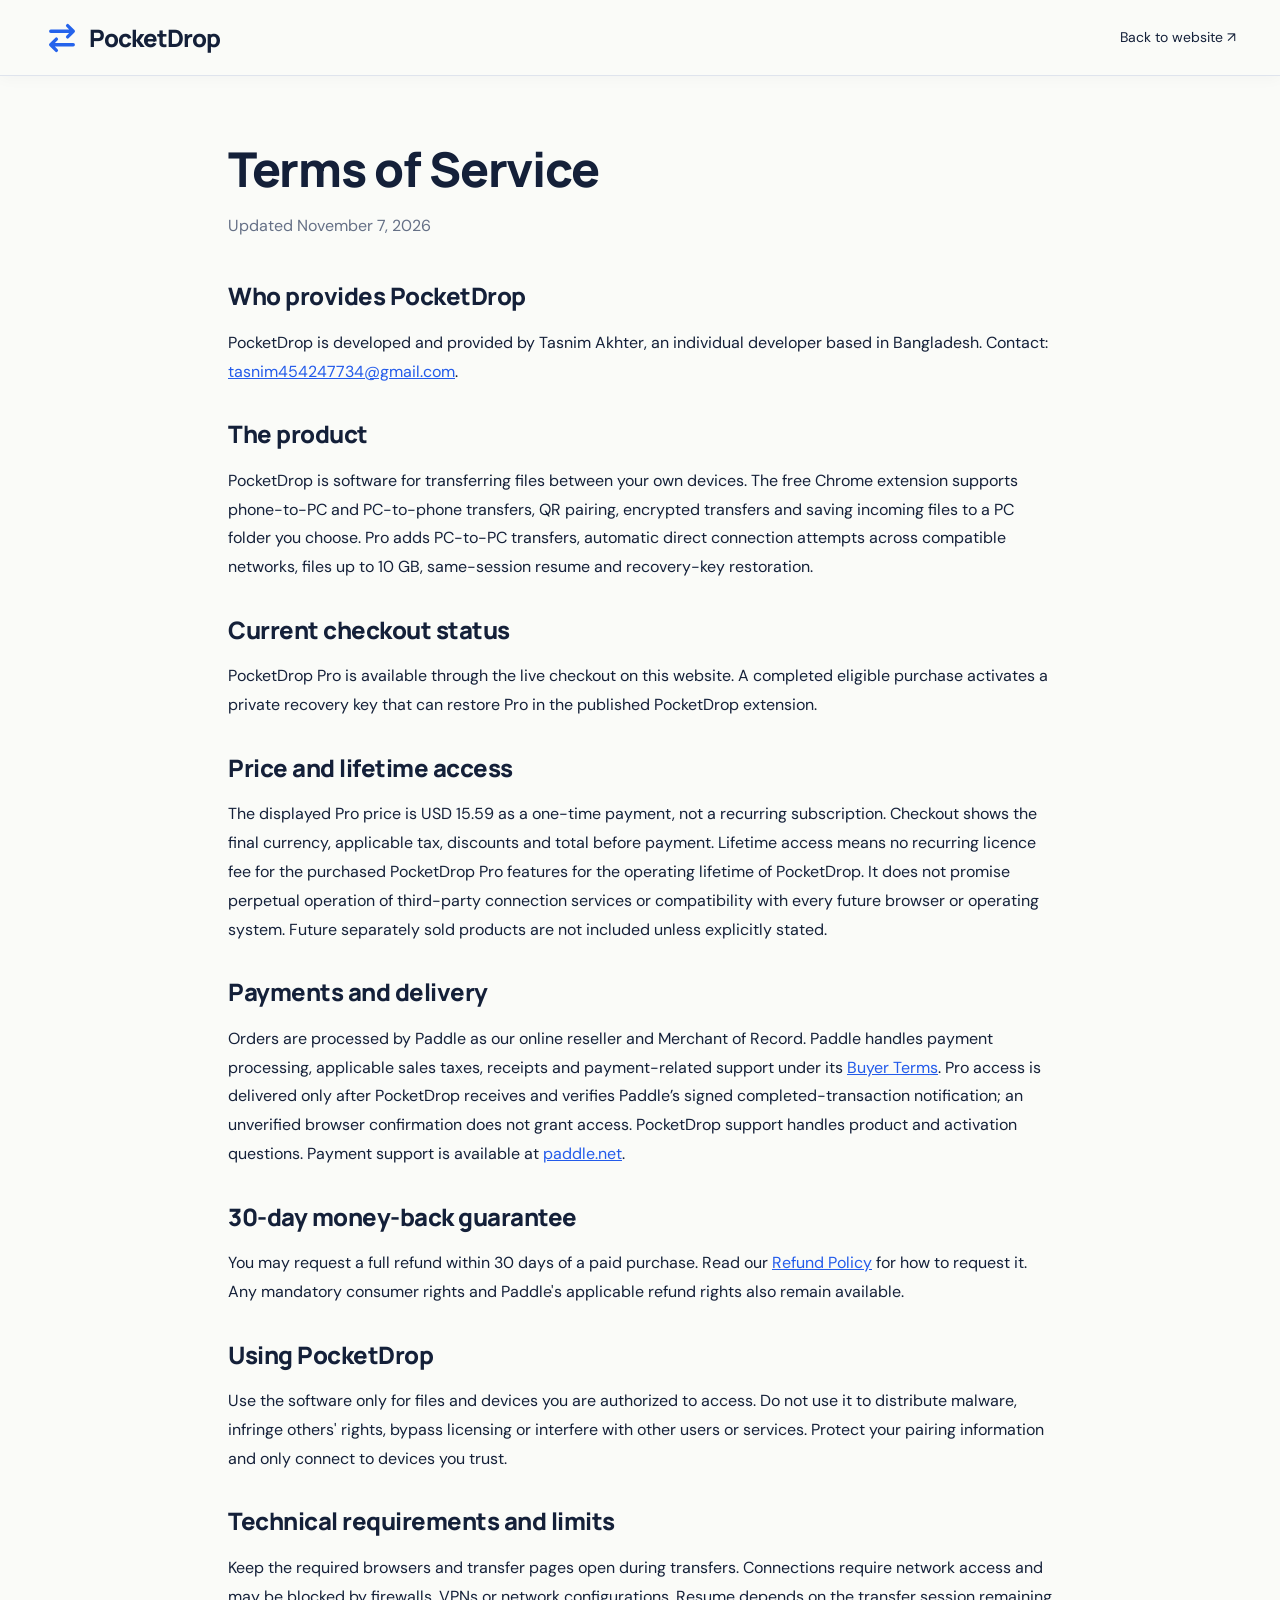
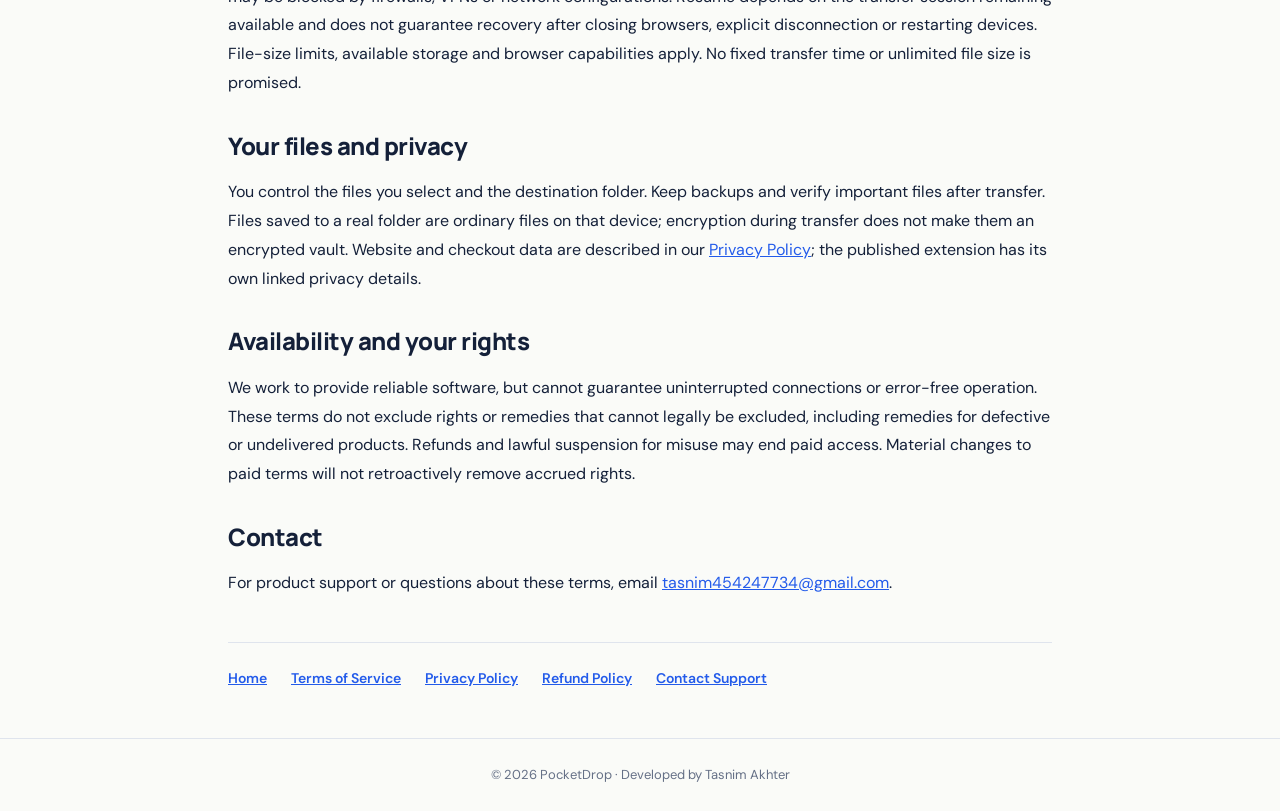
<file: terms.html>
<!doctype html><html lang="en"><head><meta charset="utf-8"><meta name="viewport" content="width=device-width,initial-scale=1"><meta name="referrer" content="strict-origin-when-cross-origin"><title>Terms of Service | PocketDrop</title><link rel="icon" href="assets/logo.svg" type="image/svg+xml"><link rel="stylesheet" href="style.css"><link rel="stylesheet" href="legal.css"></head><body><a class="skip" href="#main">Skip to content</a><header><a class="brand" href="index.html"><img src="assets/logo.svg" alt="">PocketDrop</a><a href="index.html">Back to website ↗</a></header><main id="main" class="policy-page"><h1>Terms of Service</h1><p class="policy-updated">Updated November 7, 2026</p>
<h2>Who provides PocketDrop</h2><p>PocketDrop is developed and provided by Tasnim Akhter, an individual developer based in Bangladesh. Contact: <a href="mailto:tasnim454247734@gmail.com">tasnim454247734@gmail.com</a>.</p>
<h2>The product</h2><p>PocketDrop is software for transferring files between your own devices. The free Chrome extension supports phone-to-PC and PC-to-phone transfers, QR pairing, encrypted transfers and saving incoming files to a PC folder you choose. Pro adds PC-to-PC transfers, automatic direct connection attempts across compatible networks, files up to 10 GB, same-session resume and recovery-key restoration.</p>
<h2>Current checkout status</h2><p>PocketDrop Pro is available through the live checkout on this website. A completed eligible purchase activates a private recovery key that can restore Pro in the published PocketDrop extension.</p>
<h2>Price and lifetime access</h2><p>The displayed Pro price is USD 15.59 as a one-time payment, not a recurring subscription. Checkout shows the final currency, applicable tax, discounts and total before payment. Lifetime access means no recurring licence fee for the purchased PocketDrop Pro features for the operating lifetime of PocketDrop. It does not promise perpetual operation of third-party connection services or compatibility with every future browser or operating system. Future separately sold products are not included unless explicitly stated.</p>
<h2>Payments and delivery</h2><p>Orders are processed by Paddle as our online reseller and Merchant of Record. Paddle handles payment processing, applicable sales taxes, receipts and payment-related support under its <a href="https://www.paddle.com/legal/buyer-terms">Buyer Terms</a>. Pro access is delivered only after PocketDrop receives and verifies Paddle’s signed completed-transaction notification; an unverified browser confirmation does not grant access. PocketDrop support handles product and activation questions. Payment support is available at <a href="https://paddle.net">paddle.net</a>.</p>
<h2>30-day money-back guarantee</h2><p>You may request a full refund within 30 days of a paid purchase. Read our <a href="refund.html">Refund Policy</a> for how to request it. Any mandatory consumer rights and Paddle's applicable refund rights also remain available.</p>
<h2>Using PocketDrop</h2><p>Use the software only for files and devices you are authorized to access. Do not use it to distribute malware, infringe others' rights, bypass licensing or interfere with other users or services. Protect your pairing information and only connect to devices you trust.</p>
<h2>Technical requirements and limits</h2><p>Keep the required browsers and transfer pages open during transfers. Connections require network access and may be blocked by firewalls, VPNs or network configurations. Resume depends on the transfer session remaining available and does not guarantee recovery after closing browsers, explicit disconnection or restarting devices. File-size limits, available storage and browser capabilities apply. No fixed transfer time or unlimited file size is promised.</p>
<h2>Your files and privacy</h2><p>You control the files you select and the destination folder. Keep backups and verify important files after transfer. Files saved to a real folder are ordinary files on that device; encryption during transfer does not make them an encrypted vault. Website and checkout data are described in our <a href="privacy.html">Privacy Policy</a>; the published extension has its own linked privacy details.</p>
<h2>Availability and your rights</h2><p>We work to provide reliable software, but cannot guarantee uninterrupted connections or error-free operation. These terms do not exclude rights or remedies that cannot legally be excluded, including remedies for defective or undelivered products. Refunds and lawful suspension for misuse may end paid access. Material changes to paid terms will not retroactively remove accrued rights.</p>
<h2>Contact</h2><p>For product support or questions about these terms, email <a href="mailto:tasnim454247734@gmail.com">tasnim454247734@gmail.com</a>.</p><nav class="policy-nav" aria-label="Policy links"><a href="index.html">Home</a><a href="terms.html">Terms of Service</a><a href="privacy.html">Privacy Policy</a><a href="refund.html">Refund Policy</a><a href="mailto:tasnim454247734@gmail.com">Contact Support</a></nav></main><footer class="policy-footer">© 2026 PocketDrop · Developed by Tasnim Akhter</footer></body></html>
</file>
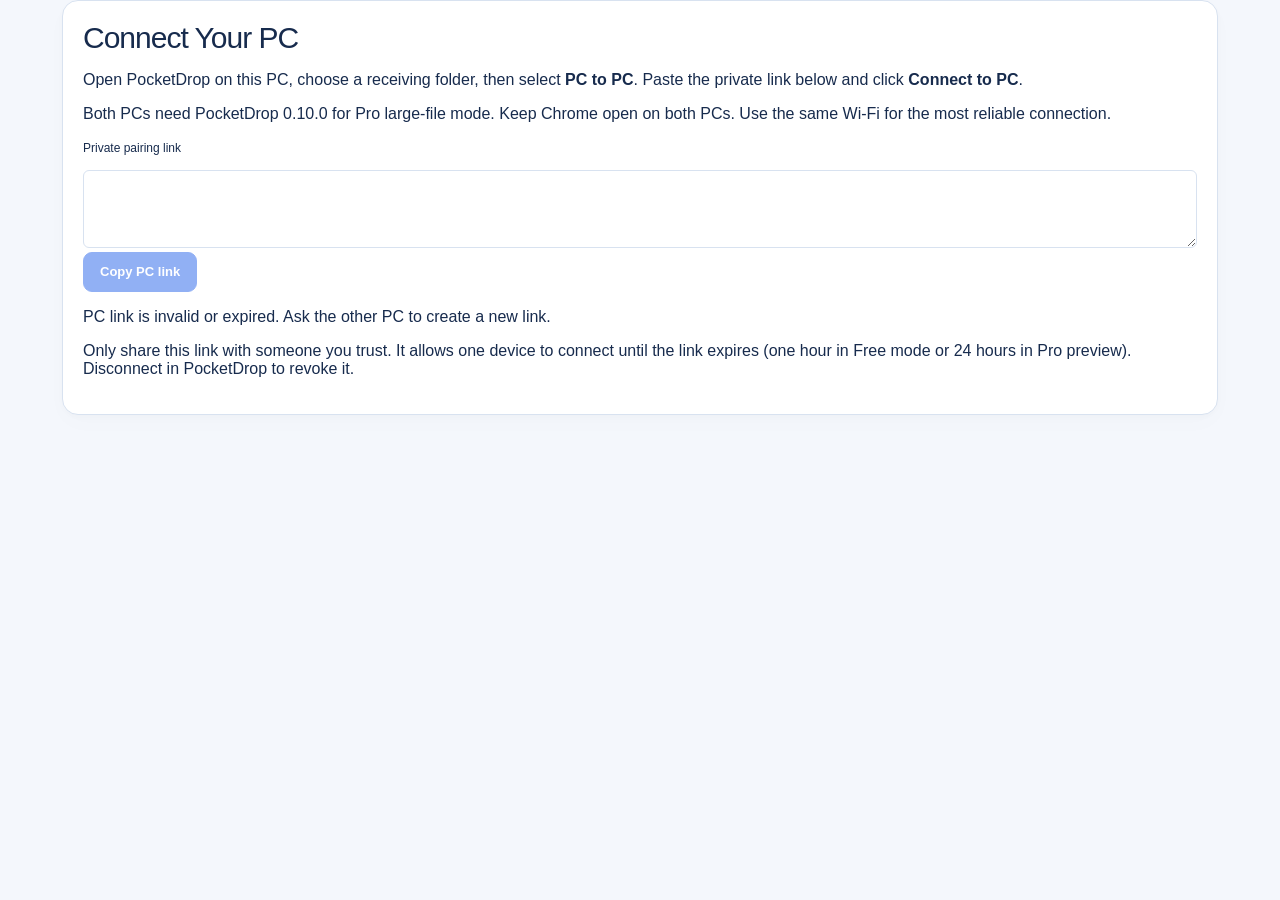
<file: phone/pc.html>
<!doctype html>
<html lang="en"><head><meta charset="utf-8"><meta name="viewport" content="width=device-width,initial-scale=1"><meta name="referrer" content="no-referrer"><title>PocketDrop — Connect a PC</title><link rel="stylesheet" href="app.css"><script type="module" src="pc-link.js"></script></head>
<body><div class="shell"><main class="card"><h1>Connect Your PC</h1><p>Open PocketDrop on this PC, choose a receiving folder, then select <strong>PC to PC</strong>. Paste the private link below and click <strong>Connect to PC</strong>.</p><p>Both PCs need PocketDrop 0.10.0 for Pro large-file mode. Keep Chrome open on both PCs. Use the same Wi-Fi for the most reliable connection.</p><label for="private-link">Private pairing link</label><textarea id="private-link" rows="4" readonly spellcheck="false"></textarea><button id="copy-link" class="primary">Copy PC link</button><p id="link-status" role="status">Checking the link…</p><p>Only share this link with someone you trust. It allows one device to connect until the link expires (one hour in Free mode or 24 hours in Pro preview). Disconnect in PocketDrop to revoke it.</p></main></div></body></html>
</file>
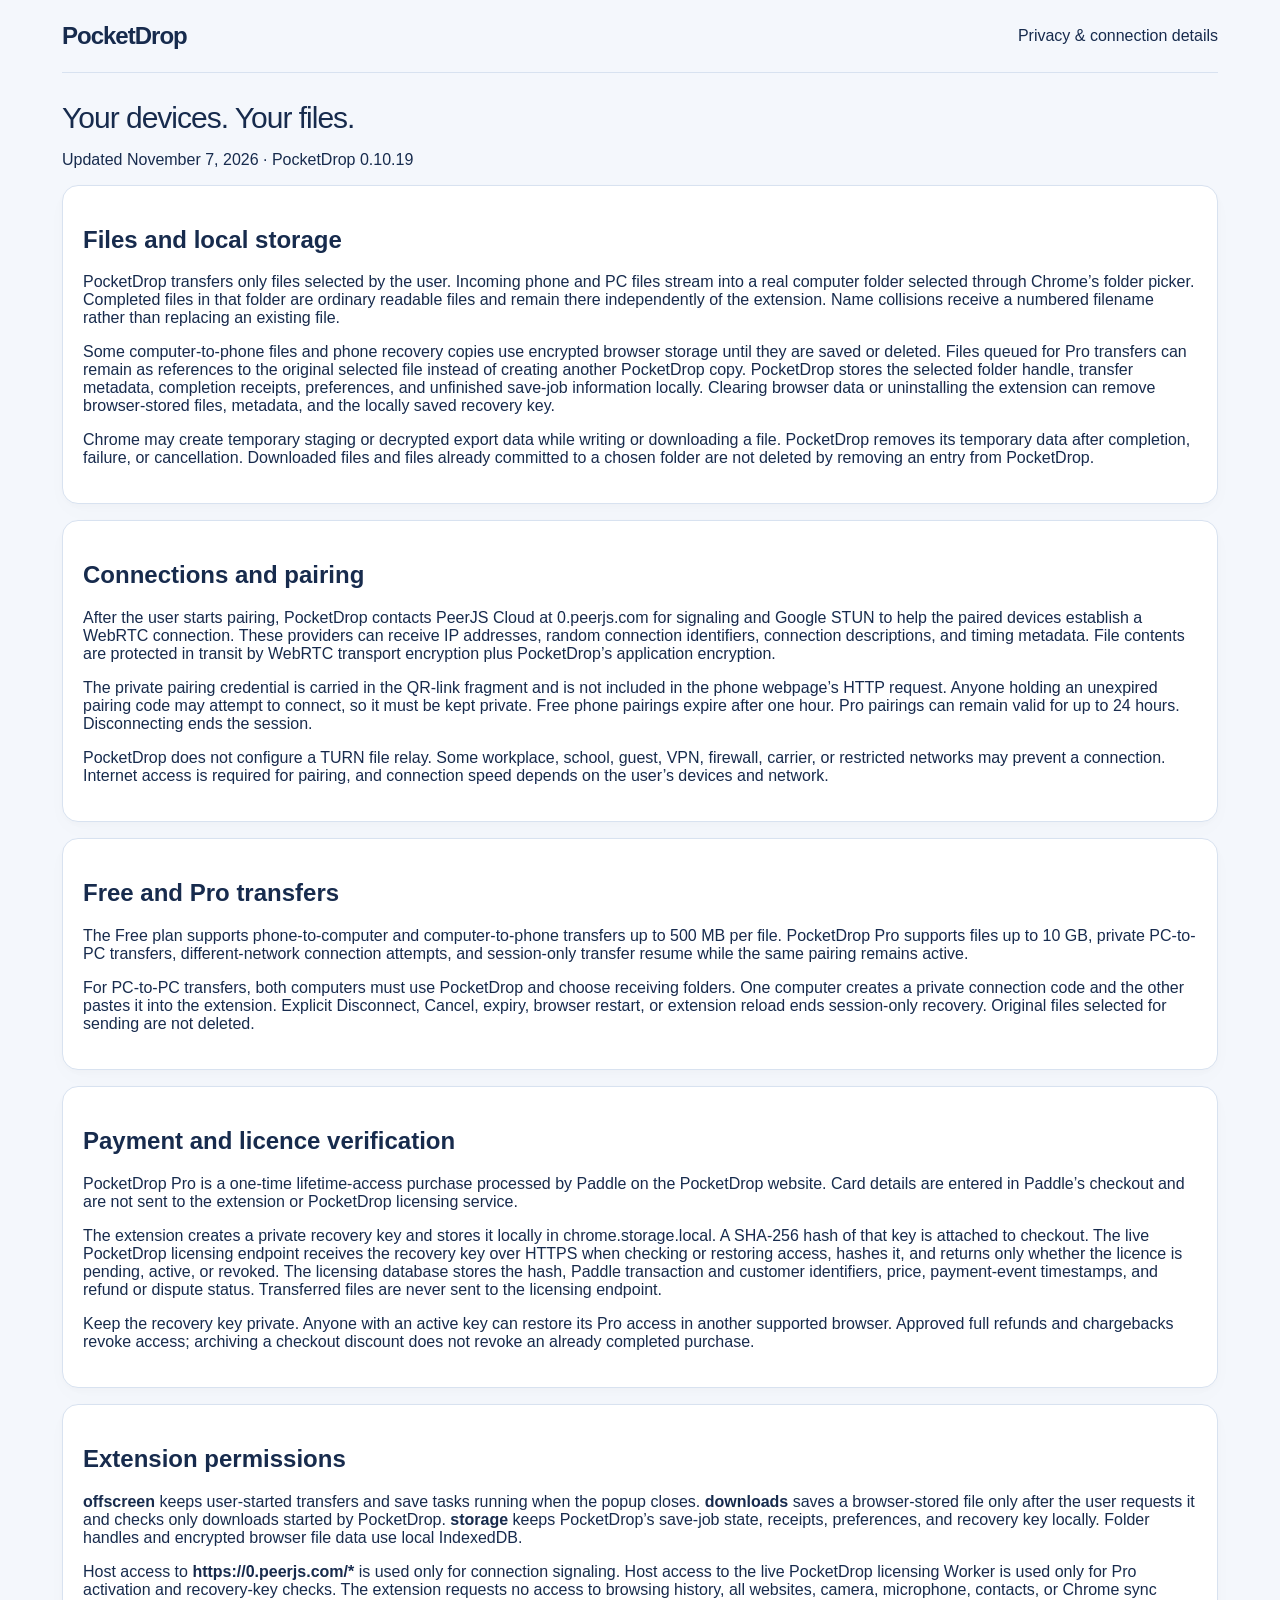
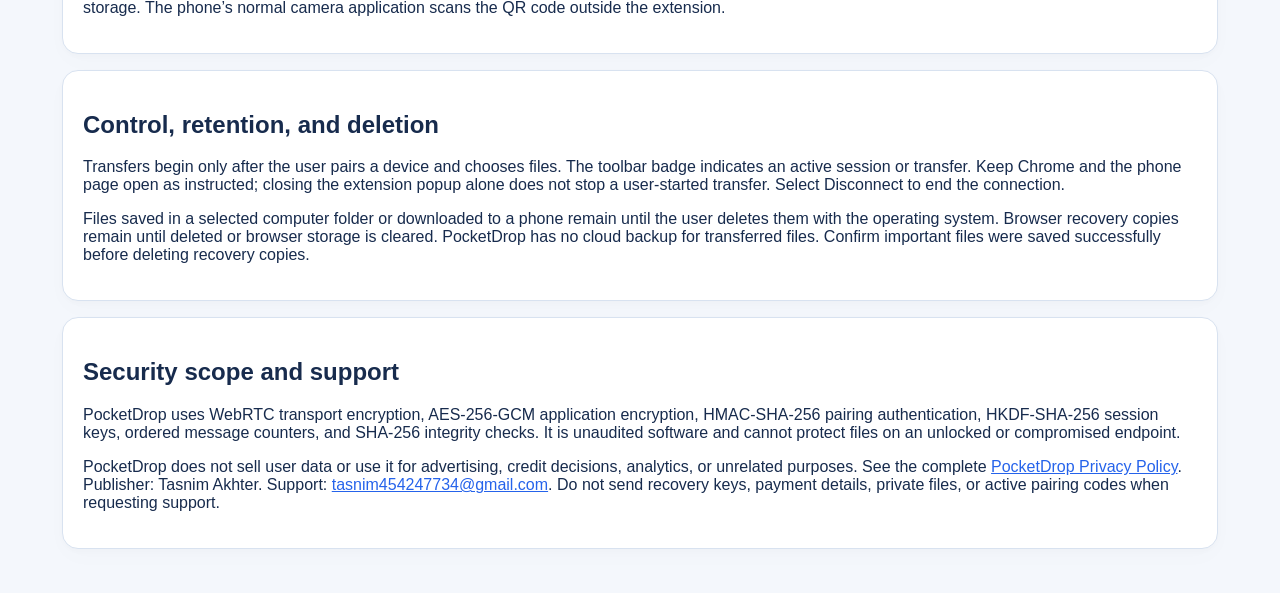
<file: phone/privacy.html>
<!doctype html><html lang="en"><head><meta charset="utf-8"><meta name="viewport" content="width=device-width,initial-scale=1"><meta name="referrer" content="no-referrer"><title>PocketDrop privacy</title><link rel="stylesheet" href="app.css"><script src="theme.js"></script></head><body><div class="shell"><header><a class="brand" href="index.html">PocketDrop</a><span>Privacy &amp; connection details</span></header><main>
<h1>Your devices. Your files.</h1><p>Updated November 7, 2026 · PocketDrop 0.10.19</p>

<section class="card"><h2>Files and local storage</h2><p>PocketDrop transfers only files selected by the user. Incoming phone and PC files stream into a real computer folder selected through Chrome’s folder picker. Completed files in that folder are ordinary readable files and remain there independently of the extension. Name collisions receive a numbered filename rather than replacing an existing file.</p><p>Some computer-to-phone files and phone recovery copies use encrypted browser storage until they are saved or deleted. Files queued for Pro transfers can remain as references to the original selected file instead of creating another PocketDrop copy. PocketDrop stores the selected folder handle, transfer metadata, completion receipts, preferences, and unfinished save-job information locally. Clearing browser data or uninstalling the extension can remove browser-stored files, metadata, and the locally saved recovery key.</p><p>Chrome may create temporary staging or decrypted export data while writing or downloading a file. PocketDrop removes its temporary data after completion, failure, or cancellation. Downloaded files and files already committed to a chosen folder are not deleted by removing an entry from PocketDrop.</p></section>

<section class="card"><h2>Connections and pairing</h2><p>After the user starts pairing, PocketDrop contacts PeerJS Cloud at 0.peerjs.com for signaling and Google STUN to help the paired devices establish a WebRTC connection. These providers can receive IP addresses, random connection identifiers, connection descriptions, and timing metadata. File contents are protected in transit by WebRTC transport encryption plus PocketDrop’s application encryption.</p><p>The private pairing credential is carried in the QR-link fragment and is not included in the phone webpage’s HTTP request. Anyone holding an unexpired pairing code may attempt to connect, so it must be kept private. Free phone pairings expire after one hour. Pro pairings can remain valid for up to 24 hours. Disconnecting ends the session.</p><p>PocketDrop does not configure a TURN file relay. Some workplace, school, guest, VPN, firewall, carrier, or restricted networks may prevent a connection. Internet access is required for pairing, and connection speed depends on the user’s devices and network.</p></section>

<section class="card"><h2>Free and Pro transfers</h2><p>The Free plan supports phone-to-computer and computer-to-phone transfers up to 500 MB per file. PocketDrop Pro supports files up to 10 GB, private PC-to-PC transfers, different-network connection attempts, and session-only transfer resume while the same pairing remains active.</p><p>For PC-to-PC transfers, both computers must use PocketDrop and choose receiving folders. One computer creates a private connection code and the other pastes it into the extension. Explicit Disconnect, Cancel, expiry, browser restart, or extension reload ends session-only recovery. Original files selected for sending are not deleted.</p></section>

<section class="card"><h2>Payment and licence verification</h2><p>PocketDrop Pro is a one-time lifetime-access purchase processed by Paddle on the PocketDrop website. Card details are entered in Paddle’s checkout and are not sent to the extension or PocketDrop licensing service.</p><p>The extension creates a private recovery key and stores it locally in chrome.storage.local. A SHA-256 hash of that key is attached to checkout. The live PocketDrop licensing endpoint receives the recovery key over HTTPS when checking or restoring access, hashes it, and returns only whether the licence is pending, active, or revoked. The licensing database stores the hash, Paddle transaction and customer identifiers, price, payment-event timestamps, and refund or dispute status. Transferred files are never sent to the licensing endpoint.</p><p>Keep the recovery key private. Anyone with an active key can restore its Pro access in another supported browser. Approved full refunds and chargebacks revoke access; archiving a checkout discount does not revoke an already completed purchase.</p></section>

<section class="card"><h2>Extension permissions</h2><p><strong>offscreen</strong> keeps user-started transfers and save tasks running when the popup closes. <strong>downloads</strong> saves a browser-stored file only after the user requests it and checks only downloads started by PocketDrop. <strong>storage</strong> keeps PocketDrop’s save-job state, receipts, preferences, and recovery key locally. Folder handles and encrypted browser file data use local IndexedDB.</p><p>Host access to <strong>https://0.peerjs.com/*</strong> is used only for connection signaling. Host access to the live PocketDrop licensing Worker is used only for Pro activation and recovery-key checks. The extension requests no access to browsing history, all websites, camera, microphone, contacts, or Chrome sync storage. The phone’s normal camera application scans the QR code outside the extension.</p></section>

<section class="card"><h2>Control, retention, and deletion</h2><p>Transfers begin only after the user pairs a device and chooses files. The toolbar badge indicates an active session or transfer. Keep Chrome and the phone page open as instructed; closing the extension popup alone does not stop a user-started transfer. Select Disconnect to end the connection.</p><p>Files saved in a selected computer folder or downloaded to a phone remain until the user deletes them with the operating system. Browser recovery copies remain until deleted or browser storage is cleared. PocketDrop has no cloud backup for transferred files. Confirm important files were saved successfully before deleting recovery copies.</p></section>

<section class="card"><h2>Security scope and support</h2><p>PocketDrop uses WebRTC transport encryption, AES-256-GCM application encryption, HMAC-SHA-256 pairing authentication, HKDF-SHA-256 session keys, ordered message counters, and SHA-256 integrity checks. It is unaudited software and cannot protect files on an unlocked or compromised endpoint.</p><p>PocketDrop does not sell user data or use it for advertising, credit decisions, analytics, or unrelated purposes. See the complete <a href="https://tasnimrimi.github.io/PocketDrop-Website/privacy.html" rel="noreferrer">PocketDrop Privacy Policy</a>. Publisher: Tasnim Akhter. Support: <a href="mailto:tasnim454247734@gmail.com">tasnim454247734@gmail.com</a>. Do not send recovery keys, payment details, private files, or active pairing codes when requesting support.</p></section>
</main></div></body></html>
</file>
<file: style.css>
@import url('https://fonts.googleapis.com/css2?family=DM+Sans:wght@400;500;600;700&family=Manrope:wght@400;500;600;700;800&display=swap');
:root{--blue:#235bea;--ink:#142039;--muted:#657086;--paper:#fafbf8;--line:#dfe4ed}*{box-sizing:border-box}html{scroll-behavior:smooth;scroll-padding-top:100px}body{margin:0;background:var(--paper);color:var(--ink);font:16px/1.65 'DM Sans',sans-serif}a{color:inherit;text-decoration:none}button{font:inherit;cursor:pointer}a:focus-visible,button:focus-visible,summary:focus-visible{outline:3px solid #ffb734;outline-offset:5px}.wrap{max-width:1200px;margin:auto;padding:0 32px}header{height:96px;max-width:1380px;margin:auto;padding:0 44px;display:flex;align-items:center;justify-content:space-between;border-bottom:1px solid var(--line);gap:24px}.brand{display:flex;align-items:center;gap:9px;font:800 24px 'Manrope',sans-serif;letter-spacing:-1px}.brand img{width:36px;height:36px}.brand>span{font-size:10px;align-self:flex-start;margin-top:5px}nav{display:flex;gap:32px;font-size:14px;font-weight:600}nav a:hover,footer a:hover{color:var(--blue)}.button{display:inline-flex;align-items:center;justify-content:center;gap:12px;background:var(--blue);color:white;padding:17px 24px;border-radius:10px;border:1px solid var(--blue);font-size:15px;font-weight:700;box-shadow:0 5px 0 #163b9c12;transition:transform .2s,background .2s}.button:hover{background:#1747bd;transform:translateY(-2px)}.button.small{padding:11px 17px;font-size:13px}.button.outline{color:var(--blue);background:transparent}.button.outline:hover{background:#edf2ff}.hero{display:grid;grid-template-columns:1.05fr 1fr;align-items:center;min-height:735px;padding-top:65px;padding-bottom:80px;gap:28px}.eyebrow{font-size:10px;font-weight:800;letter-spacing:1.7px;color:var(--blue);margin:0 0 25px}.hero .eyebrow{font-size:9px;letter-spacing:1.15px;display:flex;align-items:center;gap:9px}.dot{width:7px;height:7px;border-radius:50%;background:var(--blue)}h1,h2,h3{font-family:'Manrope',sans-serif;line-height:1.12;letter-spacing:-2px;margin:0}h1{font-size:clamp(50px,5.9vw,78px);font-weight:800}em{font-style:normal;color:var(--blue)}h2{font-size:44px;font-weight:800}h3{font-size:21px;letter-spacing:-.6px;line-height:1.35}.lead{font-size:16px;color:var(--muted);line-height:1.85;margin:27px 0}.actions{display:flex;gap:23px;align-items:center;flex-wrap:wrap}.text-link{font-weight:700;font-size:13px;border-bottom:1px solid #b7c0d2;padding-bottom:4px}.micro{font-size:11px;color:var(--muted);margin:15px 0}.chrome{height:21px;width:21px;border-radius:50%;background:conic-gradient(#e94235 0deg 120deg,#fbbc05 120deg 240deg,#34a853 240deg);position:relative}.chrome:after{content:'';position:absolute;inset:5px;background:#4285f4;border:2px solid white;border-radius:50%}.hero-art{position:relative;height:540px;background:radial-gradient(ellipse,#e3ebff 0%,transparent 70%)}.orbit{position:absolute;inset:50px 0 50px;border:1px dashed #b9c9ee;border-radius:50%;transform:rotate(-25deg)}.laptop{position:absolute;left:70px;top:90px;width:370px;border:7px solid #25354c;border-radius:16px;background:#fff;box-shadow:0 28px 55px #182d5520;transform:rotate(-5deg)}.laptop-top{height:30px;background:#f3f5fa;display:flex;align-items:center;gap:4px;padding:0 10px;border-bottom:1px solid var(--line)}.laptop-top i{width:5px;height:5px;background:#c2c9d5;border-radius:50%}.laptop-top>span{font-size:8px;margin-left:95px}.desktop-inner{text-align:center;padding:20px 20px 24px}.device-label{font-size:8px;letter-spacing:2px;color:#8792a6}.folder-icon{width:82px;height:55px;background:#ffc750;border-radius:5px 8px 8px 8px;margin:28px auto 12px;position:relative;box-shadow:inset 0 8px #ffda74}.folder-icon:before{content:'';width:36px;height:10px;background:#ffc750;position:absolute;top:-8px;left:0;border-radius:5px 5px 0 0}.desktop-inner h3{font-size:15px}.file-row{display:flex;gap:10px;align-items:center;text-align:left;padding:12px 10px;border:1px solid #e4e9f2;margin-top:20px;border-radius:8px;font-size:9px}.file-row small{display:block;font-size:8px;color:#7c8799}.file-row b{margin-left:auto;color:#32956b}.mini-photo{height:28px;width:29px;background:linear-gradient(145deg,#c3e7f2 50%,#54757c 51%);border-radius:4px}.success{font-size:9px;color:#4b846f;margin-top:15px}.success span{font-size:7px}.laptop-foot{position:absolute;height:11px;background:#b5c0d2;width:420px;bottom:-16px;left:-31px;border-radius:1px 1px 16px 16px}.phone-device{position:absolute;left:0;top:235px;width:163px;height:282px;background:white;border:5px solid #26334c;border-radius:26px;box-shadow:0 24px 40px #17305824;transform:rotate(7deg);padding:24px 12px 10px}.notch{position:absolute;top:0;left:45px;width:62px;height:12px;border-radius:0 0 10px 10px;background:#26334c}.phone-brand{display:flex;align-items:center;font-size:10px;font-weight:800;gap:3px}.phone-brand img{width:18px}.connected{font-size:7px;color:#288862;display:block;margin:10px 0}.landscape{height:90px;background:#c9e7ef;position:relative;overflow:hidden;border-radius:6px}.sun{position:absolute;background:#ffe4a0;width:24px;height:24px;border-radius:50%;right:21px;top:13px}.mountain{position:absolute;bottom:-32px;width:110px;height:90px;transform:rotate(40deg);background:#689689;border-radius:12px}.m1{left:-35px}.m2{left:48px;background:#3c6d6e;bottom:-40px}.phone-file{font-size:8px;font-weight:700;margin:12px 0}.phone-file small{font-size:6px;display:block;color:var(--muted);font-weight:400}.send-label{background:var(--blue);color:white;text-align:center;font-size:9px;padding:8px;border-radius:6px}.transfer-note{position:absolute;right:0;bottom:27px;border-radius:12px;box-shadow:0 10px 35px #1f386213;background:white;padding:14px 22px;font-size:12px;transform:rotate(-3deg)}.transfer-note>span{float:left;font-size:29px;color:var(--blue);margin-right:14px}.encrypted{position:absolute;right:8px;top:43px;font-size:11px;background:#fff;padding:10px 16px;border:1px solid #d7e3e8;border-radius:30px;color:#3c7262;transform:rotate(6deg)}.spark{position:absolute;color:var(--blue);font-size:35px}.s1{top:40px;left:30px}.s2{right:-8px;bottom:145px}.art-note{position:absolute;bottom:-30px;left:180px;font-size:9px;color:#8c96a8}.trust-strip{border-top:1px solid var(--line);border-bottom:1px solid var(--line);padding:24px;display:flex;justify-content:center;gap:85px;color:#536078;font-size:13px}.steps{padding-top:110px;padding-bottom:110px}.section-heading{display:flex;justify-content:space-between;align-items:end}.section-heading>p{color:var(--muted);font-size:15px}.step-grid{display:grid;grid-template-columns:repeat(3,1fr);gap:40px;margin-top:55px}.number{font-size:12px;color:#8593a7}.step-visual{height:150px;background:#edf1f5;border-radius:13px;margin:12px 0 24px;display:flex;align-items:center;justify-content:center;gap:18px}.step-grid p{font-size:14px;color:var(--muted)}.little-folder{height:40px;width:54px;background:#f7c459;border-radius:5px;position:relative}.little-folder:before{content:'';position:absolute;top:-7px;left:0;width:25px;height:9px;border-radius:4px;background:#f7c459}.folder-scene>span{background:white;padding:14px;border-radius:8px;font-size:12px}.folder-scene b{color:#28866a;padding-left:15px}.scan-scene{background:#eaf0fc}.scan-symbol{font-size:70px;color:#27477e;border:1px solid #b7c9eb;border-radius:8px;line-height:1;padding:7px}.scan-scene>span{font-size:12px;color:var(--blue)}.file-scene{background:#eaf2ed}.file-tile{background:white;padding:23px 16px;border-radius:8px;color:var(--blue);font-size:13px;box-shadow:0 6px 10px #1e30200a}.flow-arrow{color:#739987;font-size:26px}.file-done{background:#d0e6d8;color:#33825e;border-radius:50%;padding:10px 17px}.feature-section{background:#eff3fa;padding:100px 0}.feature-layout{display:grid;grid-template-columns:1fr 1fr;gap:110px;align-items:center}.screens{position:relative;padding:18px 30px 30px;background:#dce6f8;border-radius:35px;transform:rotate(-2deg)}.screen-card{background:white;border-radius:12px;overflow:hidden;box-shadow:0 20px 50px #273e661c}.screen-bar{padding:12px 10px;font-size:9px;text-align:center;background:#fff}.screen-bar span{float:left;color:#c8d0de}.screen-card img{width:100%;display:block;max-height:455px;object-fit:cover;object-position:top}.floating-caption{position:absolute;right:-36px;bottom:10px;background:#fff;padding:18px 24px;border:1px solid #d3e1d6;border-radius:10px;color:#347556;font-size:13px;transform:rotate(4deg)}.feature-copy h2{font-size:37px}.feature-line{display:flex;gap:20px;margin-top:25px}.feature-line>span{font-size:11px;color:var(--blue);padding-top:5px}.feature-line h3{font-size:17px}.feature-line p{font-size:13px;color:var(--muted);margin:8px 0}.demo{padding-top:100px;padding-bottom:100px;display:flex;justify-content:space-evenly;align-items:center;gap:50px}.demo video{width:245px;height:436px;border:6px solid #15263f;border-radius:23px;background:#0c1729;box-shadow:0 25px 60px #19396020;object-fit:cover}.pro-section{background:#112348;color:#fff;padding:95px 0 100px}.pro-section .eyebrow{color:#91afff}.pro-section h2 em{color:#8caeff}.pro-grid{display:grid;grid-template-columns:repeat(3,1fr);gap:40px;margin-top:50px}.pro-grid h3{font-size:24px;margin:20px 0 15px}.pro-grid p{color:#adbbd5;font-size:14px}.pro-picture{height:160px;background:#1b3158;border:1px solid #2b426c;border-radius:14px;margin-bottom:25px;display:flex;align-items:center;justify-content:center;gap:20px}.computers>span{font-size:85px;color:#b9cdff}.computers>b{color:#7da6ff;font-size:25px}.network>span{font-size:65px;color:#a9c4ff}.network i{width:65px;border-top:2px dashed #729be5}.pill{font-size:9px;letter-spacing:1.7px;color:#a5bef5}.resume{padding:30px;display:block}.resume>div{display:flex;justify-content:space-between;font-size:10px;color:#bdd4fb}.resume progress{width:100%;height:8px;margin:20px 0 5px;accent-color:#82adff}.resume small{font-size:9px;color:#a3b7dd}.pricing{padding-top:110px;padding-bottom:100px}.center{text-align:center}.center>p:last-child{color:var(--muted);font-size:14px}.price-grid{max-width:870px;margin:60px auto 0;display:grid;grid-template-columns:1fr 1fr;gap:25px;align-items:stretch}.price-card{border:1px solid #d5ddea;border-radius:16px;padding:35px;display:flex;flex-direction:column;background:white;position:relative}.price-card.featured{border:2px solid var(--blue);background:#f1f5ff}.lifetime{position:absolute;top:-17px;left:25px;right:25px;background:var(--blue);color:white;font-size:10px;letter-spacing:1.2px;text-align:center;padding:7px;border-radius:6px}.plan{font-size:21px;font-weight:800}.price-card>p{font-size:12px;color:var(--muted)}.price{font:800 56px 'Manrope',sans-serif;letter-spacing:-2px;margin-top:15px}.price>span{font:400 12px 'DM Sans',sans-serif;letter-spacing:0;color:var(--muted)}ul{list-style:none;padding:0;margin:28px 0 35px;flex:1}li{font-size:13px;margin:13px 0;padding-left:22px;position:relative}li:before{content:'✓';position:absolute;left:0;color:var(--blue)}.price-card .micro{text-align:center;margin-bottom:0}.faq{padding-top:45px;padding-bottom:100px;display:grid;grid-template-columns:.75fr 1.25fr;gap:90px}.faq>div>p:last-child{font-size:13px;color:var(--muted)}.faq a{color:var(--blue)}details{border-bottom:1px solid var(--line);padding:20px 0}summary{font-weight:600;font-size:15px;cursor:pointer;list-style:none;display:flex;justify-content:space-between;gap:20px}summary:after{content:'+';color:var(--blue);font-size:20px}details[open] summary:after{content:'−'}details p{font-size:14px;color:var(--muted);max-width:530px}.final-cta{text-align:center;padding:70px 20px;background:#edf2ff;border-radius:25px;margin-bottom:70px}.final-cta h2{margin:20px 0 30px}.final-cta p{font-size:12px;color:var(--muted)}footer{display:flex;justify-content:space-between;align-items:center;gap:25px;padding-bottom:35px}footer .brand{font-size:20px}footer>span{font-size:11px;color:var(--muted)}footer>div{display:flex;gap:25px;font-size:12px}dialog{border:1px solid #d8e1ee;border-radius:20px;padding:45px;max-width:480px;width:calc(100% - 32px);color:var(--ink)}dialog::backdrop{background:#0c1736a6;backdrop-filter:blur(5px)}dialog h2{font-size:32px;margin-top:20px}dialog p{font-size:14px;color:var(--muted)}dialog .dialog-price{font-size:26px;color:var(--blue);font-weight:bold}.dialog-price small{font-size:12px;display:block;font-weight:400}.close{position:absolute;top:15px;right:18px;border:0;background:transparent;font-size:28px;color:#57667d}.skip{position:absolute;top:-100px;background:white;padding:10px;z-index:10}.skip:focus{top:0}
@media(max-width:1000px){header{padding:0 24px}nav{gap:20px}.hero{gap:0}.hero-art{transform:scale(.85);transform-origin:center}.feature-layout{gap:50px}.trust-strip{gap:30px}.hero .eyebrow{max-width:290px}.hero h1{font-size:60px}.pro-grid{gap:23px}.pro-grid h3{font-size:21px}}
@media(max-width:760px){header{height:78px;padding:0 18px}.brand{font-size:21px}.brand img{width:30px}nav{display:none}.button.small{font-size:11px;padding:10px}.wrap{padding-left:23px;padding-right:23px}.hero{grid-template-columns:1fr;padding-top:50px;padding-bottom:40px;overflow:hidden}.hero-copy{text-align:center}.hero .eyebrow{max-width:none;justify-content:center;font-size:8px}.hero h1{font-size:58px;letter-spacing:-2.5px}.hero .lead{font-size:14px}.actions{justify-content:center;gap:20px}.hero-art{width:450px;max-width:none;justify-self:center;transform:scale(.8);height:500px;margin:-15px 0 -45px}.trust-strip{display:grid;grid-template-columns:1fr 1fr;gap:18px;font-size:11px;text-align:center}.steps{padding-top:65px;padding-bottom:60px}.section-heading{display:block}.section-heading>p{font-size:14px}h2{font-size:34px}.step-grid{grid-template-columns:1fr;gap:25px;margin-top:35px}.step-visual{height:135px}.feature-section{padding:65px 0}.feature-layout{grid-template-columns:1fr;gap:55px}.screens{max-width:350px;margin:auto}.floating-caption{right:-10px}.feature-copy h2{font-size:31px}.demo{padding-top:65px;padding-bottom:65px;flex-direction:column;gap:25px;text-align:center}.pro-section{padding:65px 0}.pro-grid{grid-template-columns:1fr;gap:35px}.pro-grid article{max-width:440px}.pro-picture{height:140px}.price-grid{grid-template-columns:1fr;gap:40px}.pricing{padding-top:70px;padding-bottom:70px}.price-card{padding:28px}.faq{grid-template-columns:1fr;gap:20px;padding-bottom:60px}.final-cta{border-radius:0;margin-bottom:40px;padding-top:50px;padding-bottom:50px}.final-cta h2{font-size:31px}footer{flex-wrap:wrap;justify-content:center;text-align:center}footer>span{width:100%;order:3}}
@media(prefers-reduced-motion:reduce){html{scroll-behavior:auto}.button{transition:none}}
.product-gallery{position:relative;height:555px;background:linear-gradient(135deg,#143696,#2860ed);border-radius:24px;overflow:hidden;isolation:isolate;box-shadow:0 20px 55px #244aa318}
.product-shot{position:absolute;background:#f7f9ff;border:1px solid #ffffff70;border-radius:21px;overflow:hidden;width:240px;padding:26px 15px 0;text-align:center;box-shadow:0 18px 40px #061d5e40;height:425px}
.product-shot>span{display:inline-block;font-size:8px;font-weight:800;letter-spacing:1px;background:#e0e9ff;color:#2f56aa;border-radius:20px;padding:4px 8px}
.product-shot h3{font-size:23px;letter-spacing:-1px;line-height:1.15;margin:15px 0 24px}
.browser-frame{border:4px solid #253047;border-bottom:0;border-radius:13px 13px 0 0;background:#fff;overflow:hidden;box-shadow:0 8px 24px #122e4820}
.browser-chrome{text-align:left;font-size:7px;color:#8c98a8;background:#e9edf5;padding:7px 6px;white-space:nowrap}.browser-chrome b{font-size:7px;color:#5c6982;margin-left:20px;font-weight:500}
.browser-frame img{display:block;width:100%;height:auto}
.shot-left{left:-32px;top:105px;transform:rotate(-11deg);z-index:1}.shot-right{right:-32px;top:105px;transform:rotate(11deg);z-index:1;background:#c7d8ff}.shot-center{left:50%;transform:translateX(-50%);top:40px;width:270px;height:485px;z-index:2;padding:30px 18px 0}.shot-center h3{font-size:28px}.shot-center .browser-frame{margin-top:28px}
.ui-icon{width:62px;height:62px;flex-shrink:0;color:#bad0ff}.computers .ui-icon:nth-child(2){width:30px;height:30px;color:#83adff}.network .ui-icon{width:56px;height:56px}.resume{position:relative;padding:30px 22px 30px 70px}.resume>.ui-icon{position:absolute;width:32px;height:32px;left:22px;top:53px}.scan-icon{color:#31559a;width:66px;height:66px}.demo video{object-fit:contain}.faq h2{font-size:37px}
@media(max-width:1000px) and (min-width:761px){.product-gallery{height:500px}.product-shot{width:195px}.shot-center{width:225px;height:435px}.shot-center h3{font-size:24px}.shot-left{left:-65px}.shot-right{right:-65px}}
@media(max-width:760px){.product-gallery{height:505px;width:100%;max-width:490px;justify-self:center;margin-top:35px;border-radius:20px}.product-shot{width:200px;height:385px}.shot-center{width:235px;height:445px;top:30px}.shot-left{left:-64px;top:90px}.shot-right{right:-64px;top:90px}.shot-center h3{font-size:26px}.hero{gap:0}.faq h2{font-size:33px}}
.product-gallery{background:none;box-shadow:none;border-radius:0;overflow:visible;height:660px;min-width:0}
.product-shot{height:auto;overflow:visible;padding-bottom:18px;border-color:#dae2ef;box-shadow:0 18px 35px #18325818;width:220px}
.browser-frame{border-bottom:4px solid #253047;border-radius:13px}
.shot-left{left:22px;top:115px;transform:rotate(-8deg)}
.shot-right{right:22px;top:115px;transform:rotate(8deg)}
.shot-center{width:255px;top:45px;height:auto}
@media(max-width:1000px) and (min-width:761px){.hero{grid-template-columns:1fr}.hero-copy{max-width:650px;margin:auto;text-align:center}.actions{justify-content:center}.product-gallery{width:570px;max-width:100%;justify-self:center}.hero .eyebrow{max-width:none}}
@media(max-width:760px){.hero{overflow:visible}.product-gallery{height:570px;max-width:450px;margin-top:25px}.product-shot{width:165px;padding:18px 10px 12px}.product-shot h3{font-size:18px;margin:12px 0 18px}.product-shot>span{font-size:6px;letter-spacing:.5px}.shot-left{left:14px;top:105px}.shot-right{right:14px;top:105px}.shot-center{width:205px;top:25px}.shot-center h3{font-size:23px}.shot-center .browser-frame{margin-top:20px}.browser-chrome b{margin-left:6px}}

.setup-note{font-size:16px;line-height:1.65;color:var(--muted);margin:20px 0 0}@media(max-width:760px){.setup-note{font-size:15px;max-width:340px;margin:20px auto 0}}
/* Keep every product headline readable instead of overlapping the cards. */
.product-gallery{display:grid;grid-template-columns:repeat(3,minmax(0,1fr));align-items:start;gap:12px;height:auto;min-height:490px;padding:40px 4px 25px}
.product-gallery .product-shot{position:relative;left:auto;right:auto;top:auto;width:100%;height:auto;padding:20px 8px 12px;min-width:0}
.product-gallery .shot-left{transform:rotate(-4deg);margin-top:45px}
.product-gallery .shot-right{transform:rotate(4deg);margin-top:45px;grid-column:3;grid-row:1}
.product-gallery .shot-center{transform:none;grid-column:2;grid-row:1}
.product-gallery .product-shot h3{font-size:18px;letter-spacing:-.6px;line-height:1.25;margin:15px 0 20px;min-height:68px;overflow-wrap:normal}
.product-gallery .product-shot>span{font-size:6px;letter-spacing:.5px;padding:4px 5px;white-space:nowrap}
.product-gallery .shot-center .browser-frame{margin-top:0}
.product-gallery .browser-frame{border-width:3px;border-radius:9px}
.product-gallery .browser-chrome{font-size:5px;padding:5px 3px}
.product-gallery .browser-chrome b{font-size:5px;margin-left:3px}
@media(max-width:1000px) and (min-width:761px){.product-gallery{width:660px;min-height:530px}.product-gallery .product-shot h3{font-size:21px}}
@media(max-width:760px){.product-gallery{max-width:520px;gap:9px;padding:30px 4px 20px;min-height:0;margin-top:20px}.product-gallery .product-shot{padding:14px 5px 9px;border-radius:12px}.product-gallery .product-shot h3{font-size:clamp(12px,3.4vw,18px);letter-spacing:-.35px;min-height:64px;margin:10px 0 12px}.product-gallery .product-shot>span{font-size:5px;letter-spacing:0;padding:3px}.product-gallery .shot-left,.product-gallery .shot-right{margin-top:30px}.product-gallery .browser-chrome{display:none}.product-gallery .browser-frame{border-width:2px;border-radius:6px}}
.demo-showcase{display:block;padding-top:85px;padding-bottom:85px}
.demo-heading{text-align:center;margin:0 auto 45px}.demo-heading .lead{margin:18px 0 0}
.demo-stage{display:grid;grid-template-columns:minmax(0,1fr) minmax(0,400px) minmax(0,1fr);gap:48px;align-items:center}
.demo-player{min-width:0}.demo-showcase video{display:block;width:100%;height:auto;aspect-ratio:9/16;border:6px solid #15263f;border-radius:28px;object-fit:contain;box-shadow:0 24px 65px #18345b22}
.demo-benefits{display:grid;gap:65px}.demo-benefits article{border-top:1px solid #dce4f0;padding-top:22px}.benefit-icon{display:inline-flex;align-items:center;justify-content:center;width:40px;height:40px;border-radius:12px;background:#e9efff;color:var(--blue);font-weight:700;font-size:13px;margin-bottom:18px}.demo-benefits h3{font-size:23px;line-height:1.3}.demo-benefits p{font-size:15px;line-height:1.8;color:var(--muted);margin:12px 0 0}.demo-bottom{text-align:center;margin-top:40px}.demo-bottom .micro{margin:12px 0 0}
@media(max-width:1000px){.demo-stage{grid-template-columns:minmax(0,1fr) minmax(0,340px) minmax(0,1fr);gap:25px}.demo-benefits h3{font-size:19px}.demo-benefits p{font-size:13px}.demo-benefits{gap:35px}}
@media(max-width:760px){.demo-showcase{padding-top:60px;padding-bottom:60px}.demo-heading{margin-bottom:28px}.demo-heading h2{font-size:32px}.demo-stage{grid-template-columns:1fr 1fr;gap:25px 20px;align-items:start}.demo-player{grid-column:1/-1;grid-row:1;width:100%;max-width:400px;margin:auto}.demo-benefits{text-align:left;gap:28px}.demo-benefits article{padding-top:16px}.demo-benefits h3{font-size:18px}.demo-benefits p{font-size:13px}.benefit-icon{margin-bottom:12px}.demo-bottom{margin-top:30px}}
/* Overlapping product cards: hover, focus or tap reveals the selected card. */
.product-gallery{display:block;position:relative;height:640px;min-height:0;padding:0;isolation:isolate}
.product-gallery .product-shot{position:absolute;width:225px;padding:25px 14px 18px;border-radius:21px;transition:transform .25s ease,box-shadow .25s ease;cursor:pointer;outline-offset:5px}
.product-gallery .shot-left{left:20px;right:auto;top:105px;margin:0;transform:rotate(-8deg);z-index:1;background:#181c24;color:#fff;border-color:#303745}
.product-gallery .shot-center{left:50%;right:auto;top:35px;width:255px;transform:translateX(-50%);z-index:3;background:#fff;color:var(--ink)}
.product-gallery .shot-right{left:auto;right:20px;top:105px;margin:0;transform:rotate(8deg);z-index:2;background:#235bea;color:#fff;border-color:#235bea}
.product-gallery .product-shot h3{font-size:24px;min-height:0;margin:17px 0 25px;line-height:1.2}
.product-gallery .product-shot>span{font-size:7px;letter-spacing:.7px;padding:5px 8px}
.product-gallery .shot-left>span{background:#303848;color:#c5d6ff}.product-gallery .shot-right>span{background:#ffffff25;color:#fff}
.product-gallery .product-shot:is(:hover,:focus-visible,.selected){z-index:5;box-shadow:0 24px 50px #12264b30}
.product-gallery .shot-left:is(:hover,:focus-visible,.selected){transform:rotate(-3deg) translateY(-18px)}
.product-gallery .shot-right:is(:hover,:focus-visible,.selected){transform:rotate(3deg) translateY(-18px)}
.product-gallery .shot-center:is(:hover,:focus-visible,.selected){transform:translateX(-50%) translateY(-12px)}
@media(max-width:1000px) and (min-width:761px){.product-gallery{width:570px;max-width:100%}}
@media(max-width:760px){.product-gallery{height:540px;max-width:450px;margin-top:35px}.product-gallery .product-shot{width:165px;padding:18px 9px 12px}.product-gallery .shot-center{width:205px;top:15px}.product-gallery .shot-left{left:12px;top:85px}.product-gallery .shot-right{right:12px;top:85px}.product-gallery .product-shot h3{font-size:19px;margin:15px 0 20px}.product-gallery .product-shot>span{font-size:6px;letter-spacing:0;padding:4px}}
@media(prefers-reduced-motion:reduce){.product-gallery .product-shot{transition:none}}
.pro-label{display:flex;align-items:center;gap:12px;font-family:'Manrope',sans-serif;font-size:28px;line-height:1.3;font-weight:800;letter-spacing:-.7px;color:#fff;margin:0 0 26px}
.pro-label span{font-size:15px;letter-spacing:.2px;font-weight:700;background:#fff;color:#235bea;border-radius:7px;padding:5px 10px}
.pro-section h2{font-size:clamp(32px,3.5vw,44px);line-height:1.18;letter-spacing:-1.5px}
.pro-grid h3{font-size:23px;line-height:1.35;letter-spacing:-.6px;margin:18px 0 15px}
.pro-grid p{font-size:15px;line-height:1.8;color:#c3cee3}
.pro-grid .pill{font-size:11px;letter-spacing:1.2px;color:#bccff7}
.pro-picture{background:#fff;border-color:#e5eaf4;box-shadow:0 10px 25px #08152c15}
.pro-picture .ui-icon,.computers .ui-icon:nth-child(2){color:#235bea}
.pro-picture.network i{border-color:#9bb5eb}
.pro-picture.resume>div{font-size:12px;color:#243b62}
.pro-picture.resume small{font-size:10px;line-height:1.5;color:#526580;display:block}
.pro-picture.resume progress{accent-color:#235bea;background:#e5ebf7;border:0;border-radius:6px;overflow:hidden}
.pro-picture.resume progress::-webkit-progress-bar{background:#e5ebf7;border-radius:6px}
.pro-picture.resume progress::-webkit-progress-value{background:#235bea;border-radius:6px}
@media(max-width:760px){.pro-label{font-size:25px}.pro-grid h3{font-size:22px}.pro-grid p{font-size:15px}.pro-section h2{font-size:33px}.pro-picture.resume small{font-size:11px}}
/* Give the central product screenshot the strongest visual emphasis. */
.product-gallery{height:735px}
.product-gallery .shot-center{width:310px;top:15px;padding:30px 16px 20px}
.product-gallery .shot-center h3{font-size:29px;line-height:1.2;margin:20px 0 28px}
.product-gallery .shot-left,.product-gallery .shot-right{top:125px;width:215px}
@media(max-width:1000px) and (min-width:761px){.product-gallery{height:735px}}
@media(max-width:760px){.product-gallery{height:620px}.product-gallery .shot-center{width:min(260px,76%);top:10px;padding:22px 11px 15px}.product-gallery .shot-center h3{font-size:25px;margin:17px 0 23px}.product-gallery .shot-left,.product-gallery .shot-right{width:160px;top:100px}}
.scrolling-strip{display:block;position:relative;overflow:hidden;padding:25px 55px 25px 0}
.strip-track{display:flex;width:max-content;animation:feature-scroll 35s linear infinite}
.strip-group{display:flex;align-items:center;gap:65px;padding-right:65px;flex-shrink:0;white-space:nowrap}
.strip-group>span,.strip-group>a{font-size:14px;color:#526580}.strip-group>a:hover{color:var(--blue)}
.scrolling-strip:hover .strip-track,.scrolling-strip:focus-within .strip-track,.scrolling-strip.paused .strip-track{animation-play-state:paused}
.strip-toggle{position:absolute;right:8px;top:50%;transform:translateY(-50%);border:1px solid #dfe4ed;background:var(--paper);color:#526580;border-radius:7px;width:34px;height:34px;box-shadow:-12px 0 20px var(--paper)}
@keyframes feature-scroll{to{transform:translateX(-50%)}}
@media(max-width:760px){.scrolling-strip{text-align:left;padding-top:22px;padding-bottom:22px}.strip-group{gap:38px;padding-right:38px}.strip-group>span,.strip-group>a{font-size:13px}}
@media(prefers-reduced-motion:reduce){.strip-track{animation:none;width:auto}.strip-group{flex-wrap:wrap;white-space:normal;gap:18px;padding:0 20px}.strip-group[aria-hidden]{display:none}.strip-toggle{display:none}.scrolling-strip{padding-right:0}}
.scrolling-strip{background:#14171c;border-color:#292e36}
.scrolling-strip .strip-group>span,.scrolling-strip .strip-group>a{color:#fff}
.scrolling-strip .strip-group>a{display:inline-flex;align-items:center;gap:12px}
.scrolling-strip .strip-group>a:hover{color:#ffd36b}
.scrolling-strip .review-stars{color:#ffd36b;letter-spacing:3px;font-size:19px;line-height:1}
.scrolling-strip .strip-toggle{background:#14171c;color:#fff;border-color:#505762;box-shadow:-12px 0 20px #14171c}
/* Balanced card proportions with a modest emphasis on the center. */
.product-gallery{height:680px}
.product-gallery .shot-center{width:275px;top:35px;padding:25px 14px 18px}
.product-gallery .shot-center h3{font-size:26px;margin:18px 0 25px}
.product-gallery .shot-left,.product-gallery .shot-right{width:245px;top:85px}
@media(max-width:1000px) and (min-width:761px){.product-gallery{height:680px}}
@media(max-width:760px){.product-gallery{height:580px}.product-gallery .shot-center{width:min(230px,68%);top:25px;padding:20px 10px 14px}.product-gallery .shot-center h3{font-size:23px;margin:16px 0 22px}.product-gallery .shot-left,.product-gallery .shot-right{width:min(205px,60%);top:65px}}
.feature-copy > .eyebrow{font-family:'Manrope',sans-serif;font-size:26px;font-weight:800;line-height:1.3;letter-spacing:-.5px;margin-bottom:24px}
@media(max-width:760px){.feature-copy > .eyebrow{font-size:23px}}
.site-footer{display:block;background:#f0f3f8;border-top:1px solid #dce3ee;padding:60px 0 0;margin:0}
.site-footer .footer-main{display:grid;grid-template-columns:2fr 1fr 1.3fr 1.2fr;gap:45px;padding-bottom:48px;font-size:14px;text-align:left}
.site-footer .brand{font-size:27px}.site-footer .brand img{width:40px;height:40px}
.footer-brand>p{font-size:15px;line-height:1.8;color:#657086;margin:18px 0 22px}
.footer-install{display:inline-flex;align-items:center;gap:10px;font-weight:700;font-size:14px;color:#235bea}
.site-footer .footer-column{display:flex;flex-direction:column;gap:12px;align-items:flex-start;font-size:14px}
.footer-column h3{font-size:15px;letter-spacing:0;font-weight:800;margin:8px 0 8px}.footer-column a{color:#526079}.footer-column p{font-size:13px;line-height:1.8;color:#657086;margin:0}
.site-footer .footer-bottom{display:flex;justify-content:space-between;gap:20px;border-top:1px solid #dce3ee;padding-top:22px;padding-bottom:24px;color:#657086;font-size:12px}
@media(max-width:760px){.site-footer{padding-top:40px}.site-footer .footer-main{grid-template-columns:1fr 1fr;gap:30px 20px}.footer-brand{grid-column:1/-1}.site-footer .footer-bottom{flex-wrap:wrap;text-align:left;justify-content:space-between}.site-footer .footer-bottom>span{width:auto;order:0}.site-footer .footer-column{font-size:13px}}
.final-cta{background:#111317;color:#fff}
.final-cta .cta-stars{color:#ffd36b;font-size:26px;letter-spacing:6px;line-height:1;margin-bottom:26px}
.final-cta p{color:#b7bfcd}
.final-cta .button{box-shadow:none}
.site-footer .footer-install{background:#111317;color:#fff;border:1px solid #111317;border-radius:9px;padding:12px 17px;transition:background .2s}
.site-footer .footer-install:hover{background:#30343c;color:#fff}
.site-footer .footer-bottom{display:grid;grid-template-columns:1fr auto 1fr;align-items:center}
.site-footer .developer-credit{text-align:center;font-size:13px;color:#657086}
.site-footer .developer-credit strong{font-weight:600;color:#26354d}
.site-footer .footer-bottom>a{justify-self:end}
@media(max-width:760px){.site-footer .footer-bottom{grid-template-columns:1fr;gap:14px;text-align:center}.site-footer .footer-bottom>a{justify-self:center}}
/* Match back-card widths to the center without stretching their screenshots. */
.product-gallery .shot-left,.product-gallery .shot-right{width:275px}
.product-gallery .shot-left .browser-frame,.product-gallery .shot-right .browser-frame{max-width:215px;margin-left:auto;margin-right:auto}
@media(max-width:760px){.product-gallery .shot-left,.product-gallery .shot-right{width:min(230px,68%)}.product-gallery .shot-left .browser-frame,.product-gallery .shot-right .browser-frame{max-width:185px}}
/* Extend divider lines beyond the centered content container. */
header{border-image:linear-gradient(#dfe4ed,#dfe4ed) 1;border-image-width:0 0 1px;border-image-outset:0 100vw 0}
.site-footer .footer-bottom{border-image:linear-gradient(#dce3ee,#dce3ee) 1;border-image-width:1px 0 0;border-image-outset:0 100vw 0}
.faq > div > .eyebrow{font-family:'Manrope',sans-serif;font-size:26px;font-weight:800;line-height:1.3;letter-spacing:-.5px;margin-bottom:24px}
@media(max-width:760px){.faq > div > .eyebrow{font-size:23px}}
.faq > div > .eyebrow{font-family:'DM Sans',sans-serif;font-size:12px;font-weight:500;line-height:1.5;letter-spacing:2.5px;text-transform:uppercase;color:#68788e;margin-bottom:24px}
/* Keep navigation available while scrolling through the landing page. */
header{position:sticky;top:0;z-index:100;background:#fafbf8;box-shadow:0 3px 14px #14203908}
header::before{content:'';position:absolute;inset:0;z-index:-1;background:#fafbf8;box-shadow:0 0 0 100vmax #fafbf8;clip-path:inset(0 -100vmax)}
@media(max-width:760px){html{scroll-padding-top:90px}}
header{height:76px}
@media(max-width:760px){header{height:66px}html{scroll-padding-top:78px}}
/* Receipt email before provider-hosted card checkout. */
#pro-dialog{padding:36px;max-width:480px;max-height:calc(100dvh - 32px);overflow-y:auto}
#pro-dialog .checkout-step{font-size:10px;font-weight:700;letter-spacing:1.5px;color:var(--blue);margin:18px 0 10px}
#pro-dialog h2{font-size:30px;line-height:1.2;letter-spacing:-1px;margin:0 0 16px}
#pro-dialog .dialog-price{font-size:36px;line-height:1.3;margin:0 0 24px}
#pro-dialog .dialog-price small{color:var(--muted);margin-top:4px}
#checkout-form label{display:block;font-size:13px;font-weight:600;margin:18px 0 8px}
#receipt-email{font:inherit;width:100%;padding:13px 14px;border:1px solid #cbd5e1;border-radius:10px;background:#fff;color:var(--ink);box-sizing:border-box}
#receipt-email:focus-visible{outline:3px solid #235bea24;border-color:var(--blue)}
#pro-dialog #email-help{font-size:12px;line-height:1.5;margin:8px 0 22px}
#checkout-continue{width:100%;justify-content:center;font-size:14px;min-height:50px}
#checkout-continue:disabled{opacity:.65;cursor:wait}
#pro-dialog #checkout-message{padding:12px;border-radius:9px;background:#eff4ff;color:#23447d;font-size:13px;line-height:1.5}
#pro-dialog .checkout-privacy,#pro-dialog .checkout-preview{font-size:11px;line-height:1.6;text-align:center;margin:16px 0 0}
#pro-dialog .checkout-preview{font-weight:600;color:#52627a}
@media(max-width:480px){#pro-dialog{padding:28px 22px}#pro-dialog h2{font-size:27px}}

/* Free and Pro capability comparison. */
.capabilities-heading{display:grid;grid-template-columns:1fr 1fr;gap:70px;align-items:end;margin-bottom:52px}
.capabilities-heading .eyebrow{font:500 12px/1.5 'DM Sans',sans-serif;letter-spacing:2.5px;text-transform:uppercase;color:#68788e;margin-bottom:22px}
.capabilities-heading h2{font-size:clamp(36px,4.2vw,52px)}
.capabilities{padding-top:105px;padding-bottom:105px}.capabilities-heading>p{font-size:15px;color:#657086;max-width:500px;margin:0}.capability-table{border:1px solid #d7dfeb;border-radius:18px;overflow:hidden;background:#fff}.capability-row{display:grid;grid-template-columns:minmax(0,2fr) minmax(110px,.7fr) minmax(110px,.7fr);align-items:center;min-height:59px;border-top:1px solid #e4e9f1}.capability-row:first-child{border-top:0}.capability-row>*{padding:14px 22px}.capability-row>span{font-size:14px}.capability-row>b,.capability-row>strong{border-left:1px solid #e4e9f1;font-size:13px;text-align:center;color:#2454c9}.capability-head{background:#111b30;color:#fff;min-height:66px}.capability-head>span,.capability-head>strong{font:700 12px/1.3 'DM Sans',sans-serif;letter-spacing:1px;text-transform:uppercase;color:#fff}.capability-head>strong{border-color:#33405b}.capability-row.pro-only{background:#f4f7ff}.capability-row.pro-only>b:last-child{font-weight:800}.capability-footnote{font-size:12px;line-height:1.7;color:#6d788b;margin:18px 2px 0}
@media(max-width:760px){.capabilities{padding-top:68px;padding-bottom:68px}.capabilities-heading{grid-template-columns:1fr;gap:24px;margin-bottom:34px}.capability-row{grid-template-columns:minmax(0,1.5fr) minmax(70px,.55fr) minmax(70px,.55fr)}.capability-row>*{padding:12px 10px}.capability-row>span{font-size:12px}.capability-row>b,.capability-row>strong{font-size:11px}.capability-head>span,.capability-head>strong{font-size:9px}}
</file>
<file: license-checkout.css>
.pd-activation[hidden],.pd-activation [hidden]{display:none!important}
.pd-activation{padding-block:32px 64px;scroll-margin-top:100px}
.pd-activation-card{max-width:680px;margin:auto;padding:36px;border:1px solid #dce4f1;border-radius:24px;background:#fff;box-shadow:0 12px 40px #14233d08;text-align:center;color:#17243b}
.pd-activation-brand{display:flex;justify-content:center;margin:2px auto 24px}
.pd-activation-logo{position:relative;display:grid;place-items:center;width:72px;height:72px;border:1px solid #dbe5fb;border-radius:22px;background:linear-gradient(145deg,#fff 20%,#e9f0ff);box-shadow:0 12px 28px #173b8020}
.pd-activation-logo img{display:block;width:42px;height:42px}
.pd-pro-badge{position:absolute;right:-16px;top:-10px;padding:5px 8px;border:2px solid #fff;border-radius:999px;background:linear-gradient(135deg,#2c66f4,#1747bd);box-shadow:0 5px 12px #173b8030;color:#fff;font-size:9px;font-weight:800;letter-spacing:.12em;line-height:1}
.pd-activation[data-state=active] .pd-activation-logo::after{content:'✓';position:absolute;left:-9px;bottom:-8px;display:grid;place-items:center;width:25px;height:25px;border:3px solid #fff;border-radius:50%;background:#e6f7ed;color:#198754;font-size:14px;font-weight:800;line-height:1}
.pd-activation-label{margin:0 0 10px;font-size:11px;font-weight:700;letter-spacing:.14em;color:#235bea}
.pd-activation h2{margin:0;font-size:clamp(28px,4vw,36px);line-height:1.2;letter-spacing:-.035em}
.pd-activation-status{margin:12px auto 24px;max-width:460px;font-size:16px;line-height:1.6;color:#56657b}
.pd-recovery{text-align:left;border:1px solid #e1e7f1;border-radius:16px;background:#f7f9fd;padding:20px}
.pd-recovery-heading{display:flex;justify-content:space-between;align-items:center;gap:12px;margin-bottom:12px}
.pd-recovery-heading label{font-size:14px;font-weight:650}
.pd-recovery-heading span{font-size:12px;color:#63728a}
.pd-recovery-controls{display:flex;align-items:center;gap:6px;padding:6px;border:1px solid #d4ddec;border-radius:12px;background:white}
.pd-recovery-controls input{width:0;min-width:0;flex:1;border:0;background:transparent;box-shadow:none;padding:10px 8px;font:13px/1.4 ui-monospace,Consolas,monospace;color:#24344e}
.pd-recovery-controls button{flex-shrink:0;cursor:pointer;font-family:inherit;font-size:13px;font-weight:600;line-height:1.4;border:0;border-radius:8px;padding:11px 13px;min-height:40px}
.pd-key-toggle{background:transparent;color:#56657b}
.pd-key-copy{background:#235bea;color:white;white-space:nowrap}
.pd-key-copy:hover{background:#174bcf}.pd-key-toggle:hover{background:#edf2ff;color:#235bea}
.pd-activation :focus-visible{outline:2px solid #235bea;outline-offset:3px}
.pd-key-feedback{font-size:12px;line-height:1.5;color:#286144;margin:8px 0 0}.pd-key-feedback:empty{display:none}
.pd-recovery details{border:0;margin:16px 0 0;padding:0}
.pd-recovery summary{font-size:13px;font-weight:600;line-height:1.5;cursor:pointer;color:#235bea;padding:0;display:inline-flex;align-items:center;justify-content:flex-start;gap:9px;list-style:none}
.pd-recovery summary::-webkit-details-marker{display:none}
.pd-recovery summary::after{content:"";display:block;width:7px;height:7px;border-right:2px solid currentColor;border-bottom:2px solid currentColor;transform:rotate(45deg);margin-top:-4px;transition:transform .18s}
.pd-recovery details[open] summary::after{content:"";transform:rotate(225deg);margin-top:4px}
.pd-recovery details p{font-size:13px;line-height:1.7;color:#56657b;margin:10px 0 0}
.pd-activation-note{font-size:13px;color:#6b7890;margin:20px 0 0}
@media(max-width:520px){.pd-activation-card{padding:26px 18px;border-radius:20px}.pd-recovery{padding:14px}.pd-recovery-heading{align-items:flex-start}.pd-recovery-controls{flex-wrap:wrap}.pd-recovery-controls input{min-width:100px}.pd-key-copy{width:100%}.pd-activation{padding-block:24px 40px}}
</file>
<file: phone/app.css>
:root{font-family:"Segoe UI",Arial,sans-serif;color:#254537;background:#f6f7f1;font-synthesis:none;--line:#dce4d6;--muted:#687865}*{box-sizing:border-box}[hidden]{display:none!important}body{margin:0}button,input,select,textarea{font:inherit}button{cursor:pointer}button:disabled{opacity:.5;cursor:wait}a{color:#315e40}.shell{max-width:1220px;margin:auto;padding:0 32px}header{display:flex;align-items:center;justify-content:space-between;padding:27px 0;border-bottom:1px solid var(--line)}.brand{display:flex;align-items:center;gap:10px;font-size:24px;font-weight:750;text-decoration:none;letter-spacing:-1px}.brand>span{background:#244a36;color:#dfedbf;border-radius:11px;width:35px;height:35px;text-align:center;font-size:29px;font-weight:400}.local-label{font-size:12px;color:var(--muted)}.layout{display:grid;grid-template-columns:195px minmax(0,1fr);gap:38px}aside{padding:35px 23px 0 0;border-right:1px solid var(--line)}.sidebar-heading{display:flex;align-items:center;justify-content:space-between}.sidebar-heading h2{font-size:10px;letter-spacing:1.3px;color:#6b7e60}.sidebar-heading button{border:1px solid var(--line);border-radius:7px;background:white;width:29px;height:29px;color:#477044;font-size:21px}nav{margin-top:19px}nav button{display:block;width:100%;text-align:left;overflow-wrap:anywhere;padding:13px 11px;border:0;background:transparent;border-radius:9px;margin-bottom:4px;color:#4a6342;font-size:13px}nav button.selected{background:#e3ecd9;font-weight:650}.storage-note{border-top:1px solid var(--line);margin-top:35px;padding-top:21px;font-size:11px;color:var(--muted);line-height:1.8}.storage-note strong{color:#4f6545;font-size:12px}main{padding:40px 0;min-width:0}.eyebrow{font-size:9px;color:#6c805f;letter-spacing:1.4px;font-weight:650}h1{font-weight:500;font-size:43px;line-height:1.12;letter-spacing:-2px;margin:21px 0 12px}h1 span{color:#77916d}.intro{font-size:14px;color:var(--muted);margin:0 0 28px}.card{background:#ffffffc9;border:1px solid var(--line);border-radius:17px;padding:23px;margin-bottom:20px}.section-heading{display:flex;align-items:center;gap:10px}.section-heading h2{font-size:15px;font-weight:650;margin:0}.step{background:#eff3e8;padding:6px;color:#6c865f;border-radius:6px;font-size:10px}.pill,.count{font-size:10px;margin-left:auto;background:#eaf0e0;color:#557044;padding:7px 11px;border-radius:20px}.pill.connected{background:#d9edd7;color:#315c31}.pair-description>p{font-size:13px;line-height:1.65;color:#62755b}.primary,.secondary{border-radius:8px;padding:11px 16px;font-size:12px;font-weight:600;border:1px solid #315d42}.primary{color:white;background:#315d42}.secondary{color:#315d42;background:transparent}.small{font-size:11px!important;line-height:1.6;color:var(--muted)}.text-button{border:0;background:transparent;text-decoration:underline;text-underline-offset:3px;padding:5px 0;color:#476b3b;font-size:11px}#qr-area{display:flex;gap:26px;align-items:center;margin-top:20px}#qr{width:174px;height:174px;border:1px solid var(--line);border-radius:10px;padding:5px;background:white}#qr-area>div{flex:1;min-width:0}#qr-area strong{font-size:14px}details{font-size:11px;margin-top:10px}summary{cursor:pointer;color:#607653}textarea{width:100%;font-size:10px;border:1px solid var(--line);border-radius:6px;padding:8px;resize:vertical;color:#476240;margin-top:8px}#paired p,#phone-pair p{font-size:12px;line-height:1.6}#safety-code{font-family:monospace;letter-spacing:2px;color:#244d35}.limit{font-size:9px;color:#7b8b70;margin-left:auto}label{font-size:12px;display:block;margin:18px 0 7px}select,input{max-width:100%;padding:9px 11px;border:1px solid #cedac3;border-radius:7px;background:white;color:#416139;font-size:12px}select{width:100%}.drop{display:flex;align-items:center;justify-content:center;flex-direction:column;gap:9px;border:1px dashed #bfd0b0;background:#f7faf1;border-radius:11px;min-height:175px;cursor:pointer;margin:18px 0 0}.drop:hover,.drop.drag{background:#ecf4e2}.drop>strong{font-size:13px;font-weight:550}.drop>span{font-size:11px;color:#738768}.drop .upload{font-size:26px;border:1px solid #d9e4cc;background:#f1f6e9;border-radius:9px;padding:0 10px}.drop .choose{padding:9px 15px;background:#315d42;color:white;border-radius:7px;font-size:11px}.sr-only{position:absolute;width:1px;height:1px;clip:rect(0,0,0,0);overflow:hidden}#progress-label{font-size:11px;overflow-wrap:anywhere}progress{width:100%;height:8px;accent-color:#47723c}#file-list{list-style:none;padding:0;margin:12px 0 0}#file-list li{display:flex;align-items:center;gap:12px;padding:16px 0;border-top:1px solid #e6ecdf;flex-wrap:wrap}.file-icon{padding:12px 8px;border-radius:9px;background:#edf2e4;color:#627b52;font-size:9px;min-width:43px;text-align:center;text-transform:uppercase}.file-info{flex:1;min-width:140px}.file-info strong{font-size:12px;display:block;font-weight:600;overflow-wrap:anywhere}.file-info span{font-size:10px;color:var(--muted)}.file-actions{display:flex;align-items:center;gap:11px}.file-actions button{font-size:11px}.move-select{max-width:130px;padding:8px;font-size:11px}.danger{background:none;border:0;color:#8d4b35;text-decoration:underline;text-underline-offset:3px;font-size:11px}.count{background:none;padding:0;color:#77876e}.section-heading>.danger{margin-left:6px}#empty{text-align:center;padding:30px 0 20px;color:#7a8d6f}#empty>span{font-size:31px;color:#a9ba99}#empty h3{font-size:13px;font-weight:500;margin:9px 0}#empty p{font-size:11px;margin:0}#notice{padding:14px 17px;border-radius:10px;background:#fff0d9;color:#755528;font-size:12px;line-height:1.6;margin-bottom:20px;overflow-wrap:anywhere}#notice.success{background:#e2efd9;color:#386330}footer{border-top:1px solid var(--line);padding-top:21px;margin-top:30px;font-size:10px;line-height:1.8;color:#6c7b62}footer strong{font-size:11px}footer p{margin:9px 0}dialog{border:1px solid var(--line);border-radius:16px;padding:26px;width:min(420px,90vw);color:#254537;background:#fafbf6}dialog::backdrop{background:#19352450}dialog h2{margin:0;font-size:19px}dialog input{width:100%}.dialog-actions{display:flex;justify-content:flex-end;gap:12px;margin-top:22px}#folder-error{color:#914c35;font-size:12px}.phone .layout{display:block}.phone #sidebar{display:none}.phone .shell{max-width:700px}.phone h1{font-size:37px}.phone #pc-pair{display:none}.phone .local-label{font-size:10px}button:focus-visible,a:focus-visible,input:focus-visible,select:focus-visible,textarea:focus-visible{outline:3px solid #88a96f;outline-offset:3px}.drop:has(+input:focus-visible){outline:3px solid #88a96f}@media(max-width:780px){.shell{padding:0 18px}.layout{grid-template-columns:145px minmax(0,1fr);gap:20px}aside{padding-right:13px}h1{font-size:35px}.card{padding:19px}#qr-area{flex-direction:column;align-items:flex-start}.file-actions{flex-wrap:wrap}}@media(max-width:560px){.layout{display:block}aside{border:0;padding:20px 0 0}nav{display:flex;overflow:auto;margin:6px 0 0}nav button{min-width:115px;width:auto;white-space:nowrap}.storage-note{display:none}main{padding-top:25px}.eyebrow{font-size:8px;letter-spacing:1px}.local-label{font-size:10px}.section-heading{gap:7px}.section-heading h2{font-size:14px}#qr-area{align-items:center}.drop>span{font-size:10px}.file-actions{width:100%}.move-select{flex:1;max-width:160px}header{padding:20px 0}}
/* Compact blue interface */
:root{color:#172b4d;background:#f4f7fc;--line:#e0e7f2;--muted:#64748b}a{color:#2563eb}.brand{color:#172b4d}.brand>span{background:#2563eb;color:white}.eyebrow,.step{display:none}header{padding:22px 0}main{padding:28px 0}h1{font-size:30px;letter-spacing:-1px;margin:0 0 8px}.intro{margin-bottom:22px}.card{background:white;border-radius:15px;padding:20px;margin-bottom:16px;box-shadow:0 3px 14px #172b4d03}.sidebar-heading h2{font-size:12px;letter-spacing:0;color:#64748b}.sidebar-heading button{width:34px;height:34px;color:#2563eb;border-color:#d7e2f3}nav button{color:#52627a;font-size:14px}nav button.selected{background:#e5edff;color:#1d4ed8}.storage-note strong{color:#334155}.storage-note p{display:none}.primary,.drop .choose{background:#2563eb;border-color:#2563eb;color:white}.primary,.secondary{min-height:40px;font-size:13px;white-space:nowrap;border-radius:9px}.secondary{background:#f4f8ff;border-color:#d7e4ff;color:#2458bb}.primary:hover,.drop .choose:hover{background:#1d4ed8}.text-button{color:#2563eb;font-size:12px;text-decoration:none;padding:10px 4px;white-space:nowrap}.text-button:hover{text-decoration:underline}.pill{background:#f1f5f9;color:#64748b;font-size:11px}.pill.connected{background:#e8f0ff;color:#1d4ed8}.pair-description{display:flex;align-items:center;flex-wrap:wrap;gap:12px;margin-top:16px}.pair-description>p{margin:0;flex:1;color:#64748b}.pair-description .small{flex-basis:100%;margin:0}.small{font-size:12px!important;color:#64748b}summary{color:#52627a;padding:4px 0}textarea,select,input{color:#334155;border-color:#d7e0ed;font-size:13px}select{min-height:42px}#safety-code{color:#1d4ed8;background:#eff5ff;padding:4px 8px;border-radius:5px}.limit,.count{color:#64748b;font-size:11px}.drop{min-height:96px;flex-direction:row;flex-wrap:wrap;padding:18px;gap:12px;background:#f5f8ff;border-color:#b7cdf8}.drop:hover,.drop.drag{background:#eaf1ff;border-color:#2563eb}.drop .upload{background:#e5eeff;border:0;color:#2563eb}.drop .choose{font-size:13px;padding:11px 15px}#drop-subtitle{display:none}.file-icon{background:#edf3ff;color:#3965b6}.file-info strong{font-size:14px}.file-info span{font-size:12px}.file-actions{gap:8px}.file-actions button{white-space:nowrap}.move-select{min-height:40px}.danger{color:#bd3349;padding:10px 6px;text-decoration:none}.danger:hover{background:#fff1f2;border-radius:8px}#empty{padding:24px 0;color:#64748b}#empty>span{color:#638ddc}#notice.success{background:#e8f0ff;color:#214ea5}progress{accent-color:#2563eb}footer{border:0;padding:0;margin-top:16px;font-size:12px;color:#64748b}footer strong{font-weight:500;font-size:12px}footer details{max-width:700px}footer>a{display:inline-block;margin-top:8px}dialog{background:white;color:#172b4d}dialog::backdrop{background:#13244560}button:focus-visible,a:focus-visible,input:focus-visible,select:focus-visible,textarea:focus-visible,summary:focus-visible{outline:3px solid #93b6ff;outline-offset:3px}.drop:has(+input:focus-visible){outline:3px solid #93b6ff}.phone h1{font-size:28px}.phone .drop{flex-direction:column}.phone .drop .choose,.phone #join{width:100%;text-align:center}.phone #join{margin:8px 0}.phone .file-actions{width:100%}@media(max-width:950px){.file-actions{width:100%;flex-wrap:wrap}}@media(max-width:560px){h1{font-size:28px}.card{padding:18px}.pair-description>p{flex-basis:100%}.pair-description>.primary{width:100%}.file-info strong{font-size:13px}.drop>span{font-size:12px}.section-heading h2{font-size:15px}.local-label{font-size:11px}.move-select{flex:1;min-width:100px}.file-actions{gap:6px}}
.storage-note strong{display:block;margin-bottom:6px}.pairing:has(.pill.connected) .pair-description,.pairing:has(.pill.connected) #phone-pair>p{display:none}
/* The toolbar popup uses the same file manager and storage as the full page. */
body.popup{width:420px;height:580px;overflow:auto}.popup .shell{padding:0 14px}.popup header{height:60px;padding:12px 0;position:sticky;top:0;background:#f4f7fc;z-index:2}.popup .brand{font-size:20px}.popup .brand>span{width:30px;height:30px;font-size:25px}.popup .layout{display:flex;flex-direction:column;gap:0}.popup aside{padding:12px 0 0;border:0}.popup nav{display:flex;overflow:auto;gap:5px;margin:5px 0 0}.popup nav button{width:auto;min-width:80px;white-space:nowrap;padding:9px 12px;font-size:12px}.popup .storage-note,.popup #title,.popup .intro{display:none}.popup main{padding:12px 0}.popup .card{padding:14px;margin-bottom:12px;border-radius:12px}.popup .section-heading h2{font-size:14px}.popup .pair-description{margin-top:10px;gap:7px}.popup .pair-description>p:first-child{display:none}.popup .pair-description>.primary{width:100%;padding:9px}.popup .pair-description .small{font-size:11px!important}.popup #qr-area{margin-top:10px;gap:8px}.popup #qr{width:152px;height:152px}.popup #qr-area strong{font-size:12px}.popup #qr-area .small{margin:5px 0}.popup label{margin-top:10px}.popup .drop{min-height:65px;padding:12px;margin-top:10px}.popup .drop .upload{display:none}.popup .drop .choose{padding:9px 12px}.popup #empty{padding:12px 0}.popup #empty>span{display:none}.popup .file-actions{width:100%}.popup footer{font-size:11px}.popup #notice{padding:10px 12px;font-size:12px}.popup .pairing:has(.pill.connected)::after{content:'Keep this popup open during transfers.';display:block;font-size:11px;color:#64748b;margin-top:6px}
/* Pairing card: centered heading and left/right actions. */
.pairing>.section-heading{flex-direction:column;justify-content:center;align-items:center;text-align:center}.pairing>.section-heading .pill{margin:4px 0 0}.pairing:has(#qr-area:not([hidden])) #connection-status{display:none}.pair-actions{display:flex;align-items:center;justify-content:space-between;gap:12px;margin-top:10px}.pair-actions #copy-link{display:none;margin-left:auto}.pairing:has(#qr-area:not([hidden])) #copy-link{display:block}
/* Folders follow transfer controls; contents open on selection. */
.layout{display:block}#sidebar,.popup #sidebar{border:0;padding:6px 0 16px;margin:0}#sidebar .storage-note{display:none}#folders,.popup #folders{display:flex;flex-direction:column;gap:4px;overflow:visible;margin-top:10px}#folders button,.popup #folders button{width:100%;text-align:left;margin:0;padding:12px;border:1px solid var(--line);background:white;border-radius:9px}#folders button.selected{background:#e5edff;border-color:#b7cdf8}.pairing{position:relative}.pairing>.section-heading{padding-top:26px}.pairing>.section-heading .pill{position:absolute;top:10px;right:12px;font-size:10px;max-width:80%;padding:4px 8px;margin:0}.pair-description .small,.popup .pair-description .small,.popup .pairing:has(.pill.connected)::after{text-align:center;width:100%}.file-number{font-size:12px;color:#64748b;min-width:22px;text-align:center;font-variant-numeric:tabular-nums}
/* Use an inset keyboard focus cue instead of an outer ring on folder menus. */
select:focus-visible{outline:none;border-color:#2563eb;box-shadow:inset 0 0 0 1px #2563eb}
/* A user-started session continues outside the popup. */
.popup .pairing:has(.pill.connected)::after{content:'Transfers continue when you close this popup.'}
/* Thin transfer track and compact file actions. */
#progress-area{display:flex;flex-wrap:wrap;align-items:center;justify-content:space-between;margin-top:10px;gap:4px}#progress{order:-1;display:block;flex-basis:100%;width:100%;height:5px;border:0;border-radius:10px;overflow:hidden;appearance:none;background:#e5edff}#progress::-webkit-progress-bar{background:#e5edff;border-radius:10px}#progress::-webkit-progress-value{background:#2563eb;border-radius:10px;transition:width .12s linear}#progress::-moz-progress-bar{background:#2563eb;border-radius:10px}#progress-label{font-size:11px;margin:5px 0;max-width:75%}#cancel{font-size:11px;padding:4px}#transfer-result{font-size:12px;color:#2458bb;margin:10px 0 0}.file-actions .icon-button{display:grid;place-items:center;width:36px;height:36px;min-height:36px;padding:8px;flex-shrink:0}.icon-button svg{width:18px;height:18px}.move-select{min-width:115px}select:focus-visible{outline:none;box-shadow:none;border-color:#93b6ff}
.brand .brand-icon{display:block;width:35px;height:35px;background:transparent;border-radius:0}.popup .brand .brand-icon{width:30px;height:30px}
body:not(.phone) #destination,body:not(.phone) #destination-label{display:none}body:not(.phone) .card:has(#send-heading)>.section-heading{position:relative;justify-content:center;padding-top:20px;text-align:center}body:not(.phone) .card:has(#send-heading) .limit{position:absolute;top:0;right:0;font-size:9px}#transfer-result{text-align:center}
/* The connected card shows only status and its disconnect action. */
.pairing:has(.pill.connected) #pair-heading,.pairing:has(.pill.connected) #paired{display:none}.pairing:has(.pill.connected)>.section-heading{padding-top:0}.pairing:has(.pill.connected) .pill{position:static;margin:0;font-size:13px}.popup .pairing:has(.pill.connected)::after{display:none}
/* Compact file rows: filename left, type and phone action top right. */
#file-list li{display:grid;grid-template-columns:18px minmax(0,1fr) auto;align-items:start;column-gap:10px;row-gap:10px}.file-number{padding-top:3px;min-width:0}.file-info{min-width:0}.file-info strong{display:-webkit-box;-webkit-box-orient:vertical;-webkit-line-clamp:2;overflow:hidden;overflow-wrap:anywhere;line-height:1.4}.file-info span{font-size:11px}.file-meta{display:flex;flex-direction:column;align-items:flex-end;gap:4px;min-width:65px}.file-meta .file-icon{display:inline-block;min-width:0;height:auto;padding:3px 6px;border:1px solid #dbe7fd;border-radius:5px;font-size:9px;line-height:1.2;background:#f5f8ff}.file-meta .text-button{font-size:11px;padding:2px 0;line-height:1.4}.file-actions{grid-column:2/-1;min-width:0;width:100%;flex-wrap:nowrap}.file-actions .move-select{flex:1;max-width:none;min-width:0}.file-actions .secondary.icon-button{background:transparent;border:1px solid transparent;box-shadow:none}.file-actions .secondary.icon-button:hover{background:#edf3ff;border-color:#d7e4ff}.file-actions .secondary.icon-button:active{background:#dce9ff;border-color:#b7cdf8}
/* Keep the phone action beside the file type; balance the lower actions. */
.file-meta{flex-direction:row;align-items:center;gap:10px;min-width:0}.file-meta .text-button{order:-1}.file-actions{grid-column:1/-1;display:grid;grid-template-columns:40px minmax(0,1fr) 40px;gap:12px;align-items:center}.file-actions .icon-button{justify-self:center}.file-actions .move-select{width:100%;max-width:none;min-width:0}.phone .file-actions{display:flex;justify-content:space-between}.phone .file-actions .icon-button{flex-shrink:0}
/* Center the active session's red disconnect action. */
.pairing:has(.pill.connected) .pair-actions{justify-content:center}#disconnect{color:#bd3349}#disconnect:hover{background:#fff1f2;border-radius:8px}#disconnect:active{background:#ffe4e8}
/* Keep the phone landing screen focused on connecting. */
.phone .local-label,.phone #title,.phone #intro{display:none}.phone #pair-heading,.phone #phone-pair>p{text-align:center}.phone main{padding-top:20px}
/* Make the file library and individual rows easier to distinguish. */
.card.library{border:1px solid #9eb9e3}#file-list li{border-top:1px solid #b4c8e7}
/* Center footer labels and privacy links. */
footer{text-align:center}footer details{margin-left:auto;margin-right:auto}footer summary{list-style-position:inside}
/* Four local, persistent color themes. */
:root{--page:#f4f7fc;--surface:#fff;--ink:#172b4d;--muted:#64748b;--accent:#2563eb;--accent-ink:#fff;--tint:#edf3ff;--line:#d8e2f0;--edge:#9eb9e3;--danger:#bd3349;--danger-bg:#fff1f2;color-scheme:light}
:root[data-theme=green]{--page:#f1f7f4;--surface:#fff;--ink:#183e32;--muted:#527064;--accent:#147557;--tint:#e4f2eb;--line:#d0e4d9;--edge:#85b49e;--danger:#ad3046;--danger-bg:#fff1f2}
:root[data-theme=reading]{--page:#f3ecdc;--surface:#fff9eb;--ink:#493b2b;--muted:#77664e;--accent:#86602c;--tint:#eee1c8;--line:#dfcfb0;--edge:#b49a72;--danger:#a23b2c;--danger-bg:#f9e4d5}
:root[data-theme=black]{--page:#111317;--surface:#1b1e24;--ink:#edf1f7;--muted:#abb6c8;--accent:#93b8ff;--accent-ink:#101827;--tint:#29364d;--line:#394352;--edge:#63748d;--danger:#ff9da7;--danger-bg:#46272d;color-scheme:dark}
body{background:var(--page);color:var(--ink)}.popup header{background:var(--page)}.brand,dialog,.section-heading h2,.file-info strong{color:var(--ink)}a,.text-button,.secondary,.file-actions .secondary.icon-button{color:var(--accent)}.card,dialog,select,input,textarea{background:var(--surface);color:var(--ink);border-color:var(--line)}.card.library{border-color:var(--edge)}header,#file-list li,.storage-note{border-color:var(--line)}.primary,.drop .choose{background:var(--accent);color:var(--accent-ink);border-color:var(--accent)}.primary:hover,.drop .choose:hover{background:var(--accent);filter:brightness(.92)}.secondary,.pill,.pill.connected,.file-meta .file-icon,.drop,.drop .upload,#safety-code,#notice.success{background:var(--tint);color:var(--accent);border-color:var(--line)}.drop{border-color:var(--edge)}.drop:hover,.drop.drag{background:var(--tint);border-color:var(--accent)}#folders button,.popup #folders button,.sidebar-heading button{background:var(--surface);color:var(--ink);border-color:var(--line)}#folders button.selected{background:var(--tint);color:var(--accent);border-color:var(--edge)}.sidebar-heading button{color:var(--accent)}.small,.intro,.local-label,.pair-description>p,#paired p,#phone-pair p,.file-info span,.count,.limit,.file-number,footer,details,summary,.storage-note,.sidebar-heading h2,#empty,.popup .pairing::after{color:var(--muted)}#empty h3,.storage-note strong{color:var(--ink)}#empty>span{color:var(--accent)}#transfer-result{color:var(--accent)}.danger,#disconnect,#folder-error{color:var(--danger)}.danger:hover,#disconnect:hover,#disconnect:active{background:var(--danger-bg)}.file-actions .secondary.icon-button{background:transparent;border-color:transparent}.file-actions .secondary.icon-button:hover,.file-actions .secondary.icon-button:active{background:var(--tint);border-color:var(--edge)}#progress{background:var(--tint);accent-color:var(--accent)}#progress::-webkit-progress-bar{background:var(--tint)}#progress::-webkit-progress-value{background:var(--accent)}#progress::-moz-progress-bar{background:var(--accent)}select:focus-visible{border-color:var(--accent)}button:focus-visible,a:focus-visible,input:focus-visible,textarea:focus-visible,summary:focus-visible{outline-color:var(--accent)}
.theme-picker{display:flex;align-items:center;gap:7px;margin-left:auto;padding-left:12px}.theme-picker button{width:24px;height:24px;min-width:24px;border:2px solid var(--surface);border-radius:50%;padding:0;box-shadow:0 0 0 1px var(--edge);cursor:pointer}.theme-picker button[aria-pressed=true]{outline:2px solid var(--accent);outline-offset:3px}.theme-picker button[data-theme-choice=blue]{background:#2563eb}.theme-picker button[data-theme-choice=green]{background:#147557}.theme-picker button[data-theme-choice=reading]{background:#e9d7b3}.theme-picker button[data-theme-choice=black]{background:#15171b}header>.local-label{display:none}:root[data-theme=black] .brand-icon{filter:brightness(1.8) saturate(.65)}
:root{background:var(--page);color:var(--ink)}
/* An unavailable phone action is not a loading operation. */
.file-meta button:disabled{cursor:default}
/* Clear numbered badges beside each file. */
.file-number{display:grid;place-items:center;min-width:24px;height:24px;padding:0;border-radius:8px;background:#dbeafe;color:#173b80;font-weight:700;font-size:12px}#file-list li{grid-template-columns:24px minmax(0,1fr) auto}:root[data-theme=black] .file-number{background:#93b8ff;color:#10234a}
/* The pairing card has one centered action. */
.pair-actions{justify-content:center}

/* Match the phone's two primary actions, including the drop-zone inset. */
.phone #phone-pair{padding-inline:19px}
.phone #join,.phone .drop .choose{display:block;box-sizing:border-box;width:100%;min-height:44px;padding:11px 15px;border:1px solid var(--accent);border-radius:9px;font-size:13px;font-weight:500;line-height:20px;text-align:center}

.phone #pc-directory{display:none}#pc-directory{text-align:center}#pc-directory h2{font-size:15px}#directory-name{overflow-wrap:anywhere}#choose-directory{font-weight:500}

/* Refined cards; preserve the existing order and layout. */
.card,.popup .card{border-radius:16px;border-color:var(--line);box-shadow:0 2px 6px #10234405,0 8px 24px #10234404}
.card.library{border-color:var(--edge)}
#pc-directory,.popup #pc-directory{padding-block:24px}
#pc-directory h2{margin:4px 0 14px;font-weight:650}
#pc-directory>.small:last-child{margin-bottom:4px}
.pairing,.popup .pairing{padding-bottom:22px}
.pair-description{justify-content:center}
#choose-directory,#connect,.popup .pair-description>#connect{display:inline-flex;align-items:center;justify-content:center;width:174px;max-width:100%;height:44px;min-height:44px;padding:0 16px;border-radius:10px;font-size:13px;font-weight:600;line-height:20px;box-shadow:0 2px 4px #1023440d}
#connect{margin-inline:auto}
.primary{transition:background .15s,box-shadow .15s,filter .15s}
.primary:active{box-shadow:none}
:root[data-theme=black] .card{box-shadow:0 2px 8px #0002}

#directory-name.folder-chosen{color:#2563eb;font-weight:700}
:root[data-theme=black] #directory-name.folder-chosen{color:#93b8ff}

/* A flat list appears only when there are PC files to send. */
body:not(.phone) .file-actions{grid-template-columns:40px 40px;justify-content:center;gap:24px}


/* Center both file actions on mobile, matching the popup. */
.phone .file-actions{display:grid;grid-template-columns:40px 40px;justify-content:center;gap:24px}

#phone-recovery{display:block;margin:8px auto 12px;text-align:center;white-space:normal}

/* Desktop pairing modes keep all transfers inside the popup. */
#device-modes{display:flex;justify-content:center;gap:6px;margin:12px 0}#device-modes button{padding:8px 18px;border:1px solid var(--line);border-radius:8px;background:var(--surface);color:var(--ink)}#device-modes button[aria-pressed=true]{background:var(--tint);color:var(--accent);border-color:var(--accent)}#pc-share{text-align:center}#pc-share label{display:block;margin:14px 0 7px;text-align:left;font-size:12px}#pc-share textarea{width:100%;box-sizing:border-box;resize:vertical;font-size:12px;padding:10px;border-radius:8px}#pc-share button{margin:8px auto}#pc-share .small{line-height:1.5}.phone #device-modes,.phone #pc-share{display:none}.pairing:has(.pill.connected) #pc-share{display:none}

.pro-preview{text-align:center}.pro-preview label{display:flex;justify-content:center;align-items:center;gap:8px;font-weight:600}.pro-preview input{width:16px;height:16px;margin:0}.pro-preview p{margin-bottom:0}.phone .pro-preview{display:none}.phone.pro-phone #pc-directory{display:block}.pro-phone #pc-directory h2{text-align:center}

#pc-discovery{text-align:center;margin-top:16px}#pc-discovery>label{display:block;text-align:left;font-size:12px;margin-bottom:6px}#discovery-name{box-sizing:border-box;width:100%;border:1px solid var(--line);border-radius:9px;padding:11px;color:var(--ink);background:var(--surface)}#discovery-start{margin:12px 0 0}#pc-discovery h3{font-size:15px;text-align:left;margin-top:18px}#discovery-peers{list-style:none;padding:0;margin:0}#discovery-peers li{display:flex;align-items:center;justify-content:space-between;gap:12px;padding:12px 0;border-bottom:1px solid var(--line)}#discovery-peers strong{overflow-wrap:anywhere;text-align:left}#discovery-peers button{flex-shrink:0}.discovery-request{padding:12px;border:1px solid var(--accent);border-radius:10px;background:var(--tint);margin:12px 0}.discovery-request button{margin:4px 8px}#discovery-countdown{font-weight:600;color:var(--accent)}.phone #pc-discovery{display:none}

.discovery-actions{display:flex;align-items:center;justify-content:center;gap:20px;flex-wrap:wrap}.discovery-actions #discovery-outgoing:empty{display:none}
/* Keep the upgrade link beside the storage disclosure. */
.footer-actions{display:flex;align-items:center;justify-content:center;gap:26px;width:100%;margin:14px auto 0}.footer-actions .restore-pro-link{flex:0 0 auto}.footer-actions .lifetime-access{display:inline-flex;align-items:center;flex:0 0 auto;font-size:12px;line-height:1.6;white-space:nowrap;min-height:20px;text-decoration-line:underline;text-decoration-thickness:1px;text-underline-offset:3px}.storage-details{margin:8px auto 0;text-align:center;max-width:700px}.storage-details summary{display:inline-flex;align-items:center;gap:6px;padding:0;list-style:none;cursor:pointer;font-size:11px;line-height:1.5;white-space:nowrap;min-height:17px}.storage-details summary::-webkit-details-marker{display:none}.storage-details summary::before{content:'▸';display:inline-flex;align-items:center;justify-content:center;width:12px;font-size:15px;line-height:1;transform-origin:center}.storage-details[open] summary::before{transform:rotate(90deg)}.storage-details p{text-align:center}
.restore-pro-link{display:inline-flex;align-items:center;margin:0;padding:0;border:0;background:transparent;color:var(--accent);font-size:12px;line-height:1.6;text-decoration-line:underline;text-decoration-thickness:1px;text-underline-offset:3px;cursor:pointer;white-space:nowrap;min-height:20px}.restore-pro-link[hidden]{display:none!important}
#license-plan{display:block;text-align:center;font-size:12px;font-weight:600;color:var(--muted);margin:8px 0}.phone footer{text-align:center}.phone footer>strong{display:block;text-align:center}.phone .footer-actions{justify-content:center;gap:20px;flex-wrap:nowrap}.phone .storage-details{margin-top:10px}.phone footer>a{display:inline-block;margin-top:8px}
@media(max-width:360px){.phone .footer-actions{gap:8px;flex-wrap:wrap}}
#inline-restore{max-width:430px;margin:10px auto 0;padding:0;border:0;border-radius:0;background:transparent;text-align:left}#inline-restore label{margin:0 0 6px;font-size:11px;color:var(--muted)}#inline-restore>div{display:flex;gap:8px;align-items:center}#inline-restore input{flex:1;min-width:0}#inline-restore input:focus-visible{outline:none;outline-offset:0;border-color:var(--line);box-shadow:none}#inline-restore .primary{flex:0 0 auto;padding:9px 12px;min-height:38px}#inline-restore-status{margin:8px 0 0;text-align:center;color:var(--accent);font-size:11px}
</file>
<file: legal.css>
.policy-page{max-width:880px;margin:0 auto;padding:64px 28px 48px}.policy-page h1{font-size:clamp(32px,5vw,48px);line-height:1.2;letter-spacing:-1.3px}.policy-updated{color:var(--muted);margin:14px 0 40px}.policy-page h2{font-size:24px;line-height:1.35;letter-spacing:-.5px;margin:32px 0 12px}.policy-page p{font-size:16px;line-height:1.8;overflow-wrap:anywhere}.policy-page a{color:var(--blue);text-decoration:underline}.policy-nav{display:flex;flex-wrap:wrap;gap:14px 24px;border-top:1px solid var(--line);margin-top:44px;padding-top:24px;font-size:14px}.policy-footer{display:block;text-align:center;color:var(--muted);padding:25px;font-size:13px;border-top:1px solid var(--line)}body>header>a:last-child{font-size:14px}@media(max-width:480px){.policy-page{padding:36px 22px}.policy-page h2{font-size:21px}body>header>a:last-child{font-size:12px}}
</file>
